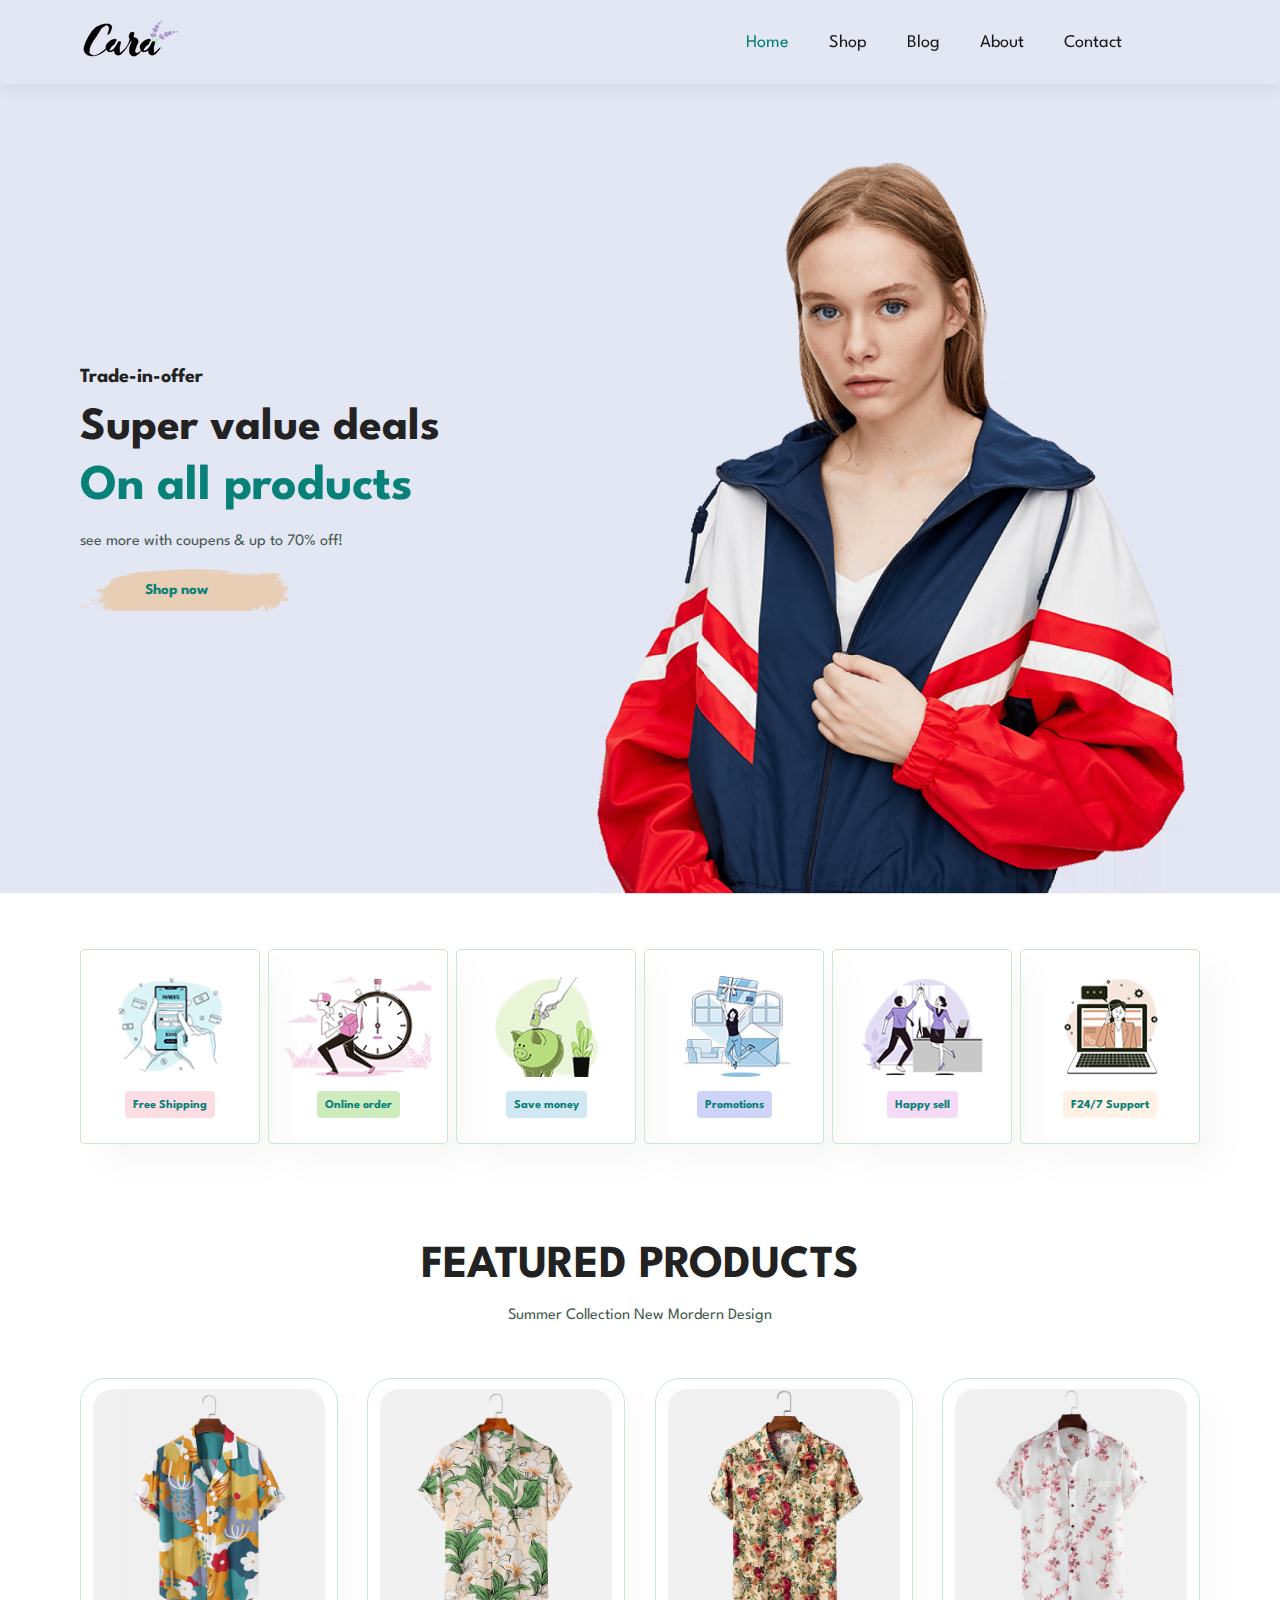
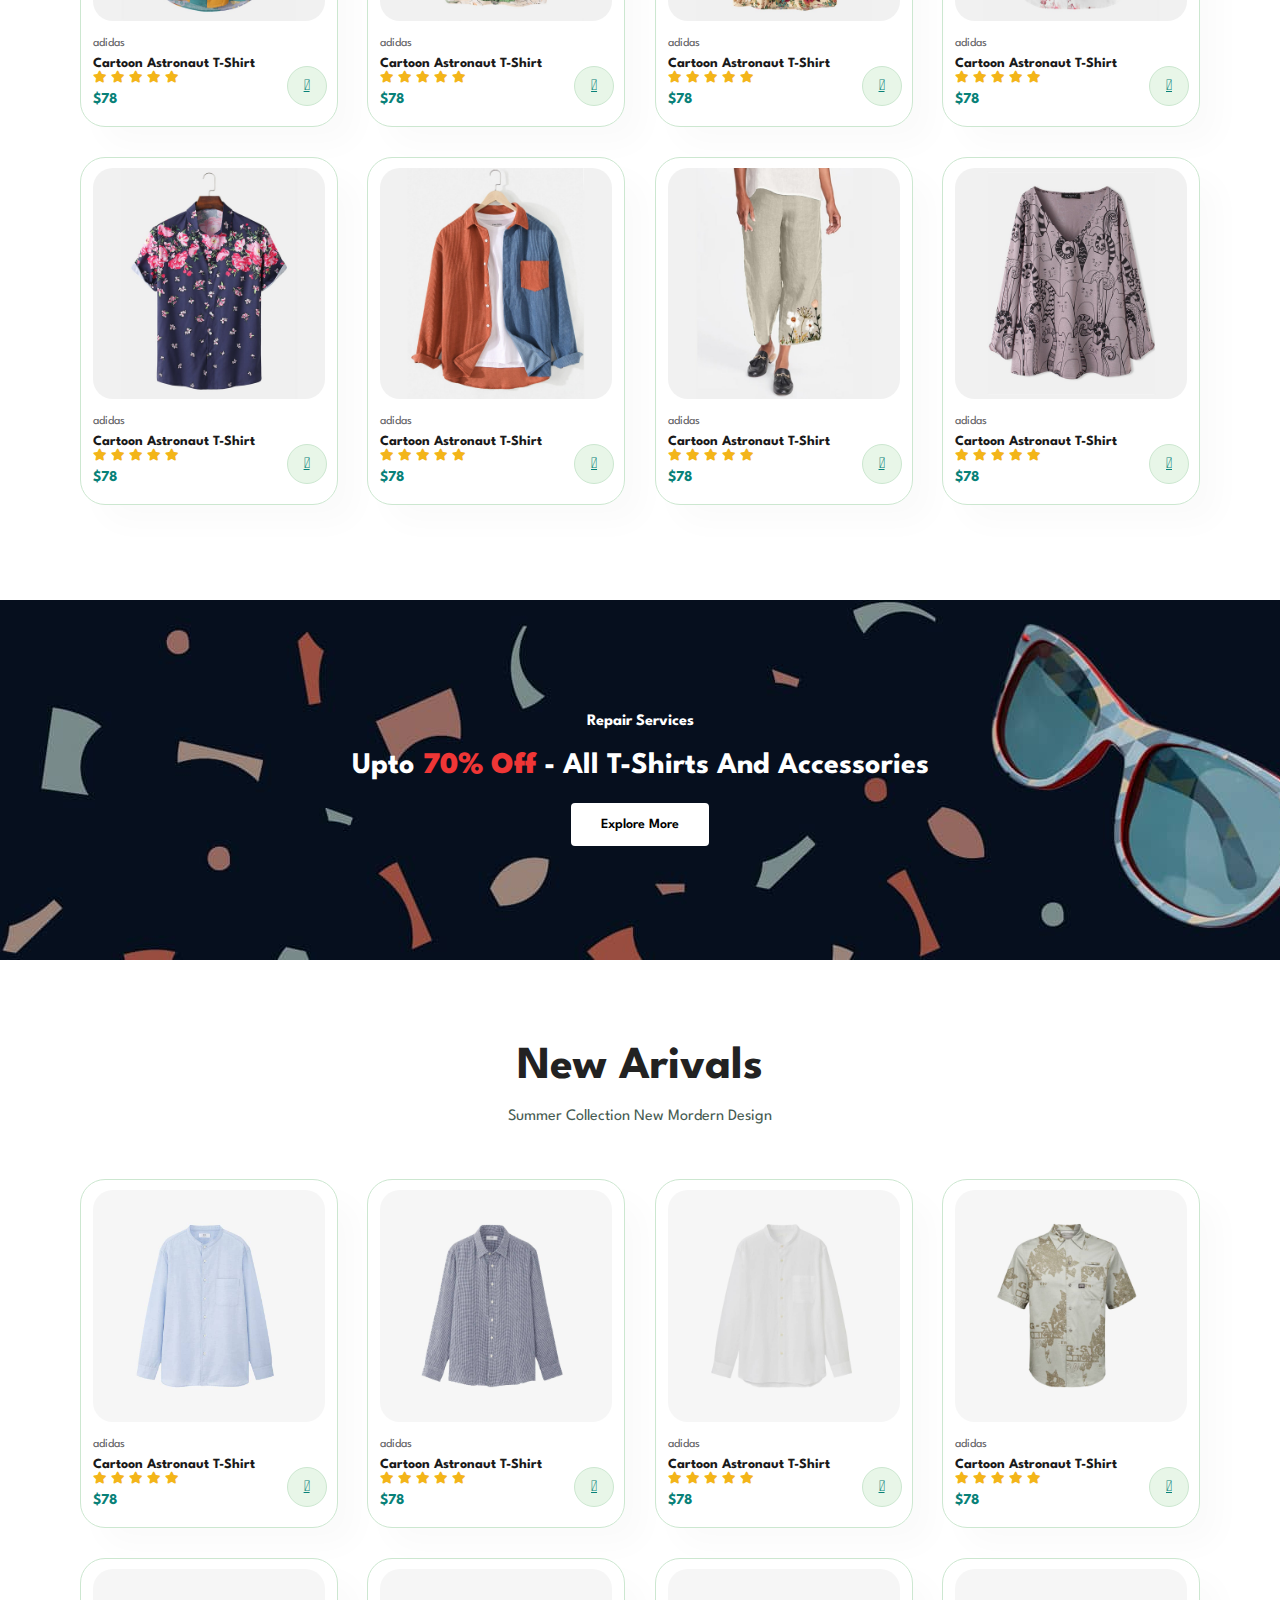
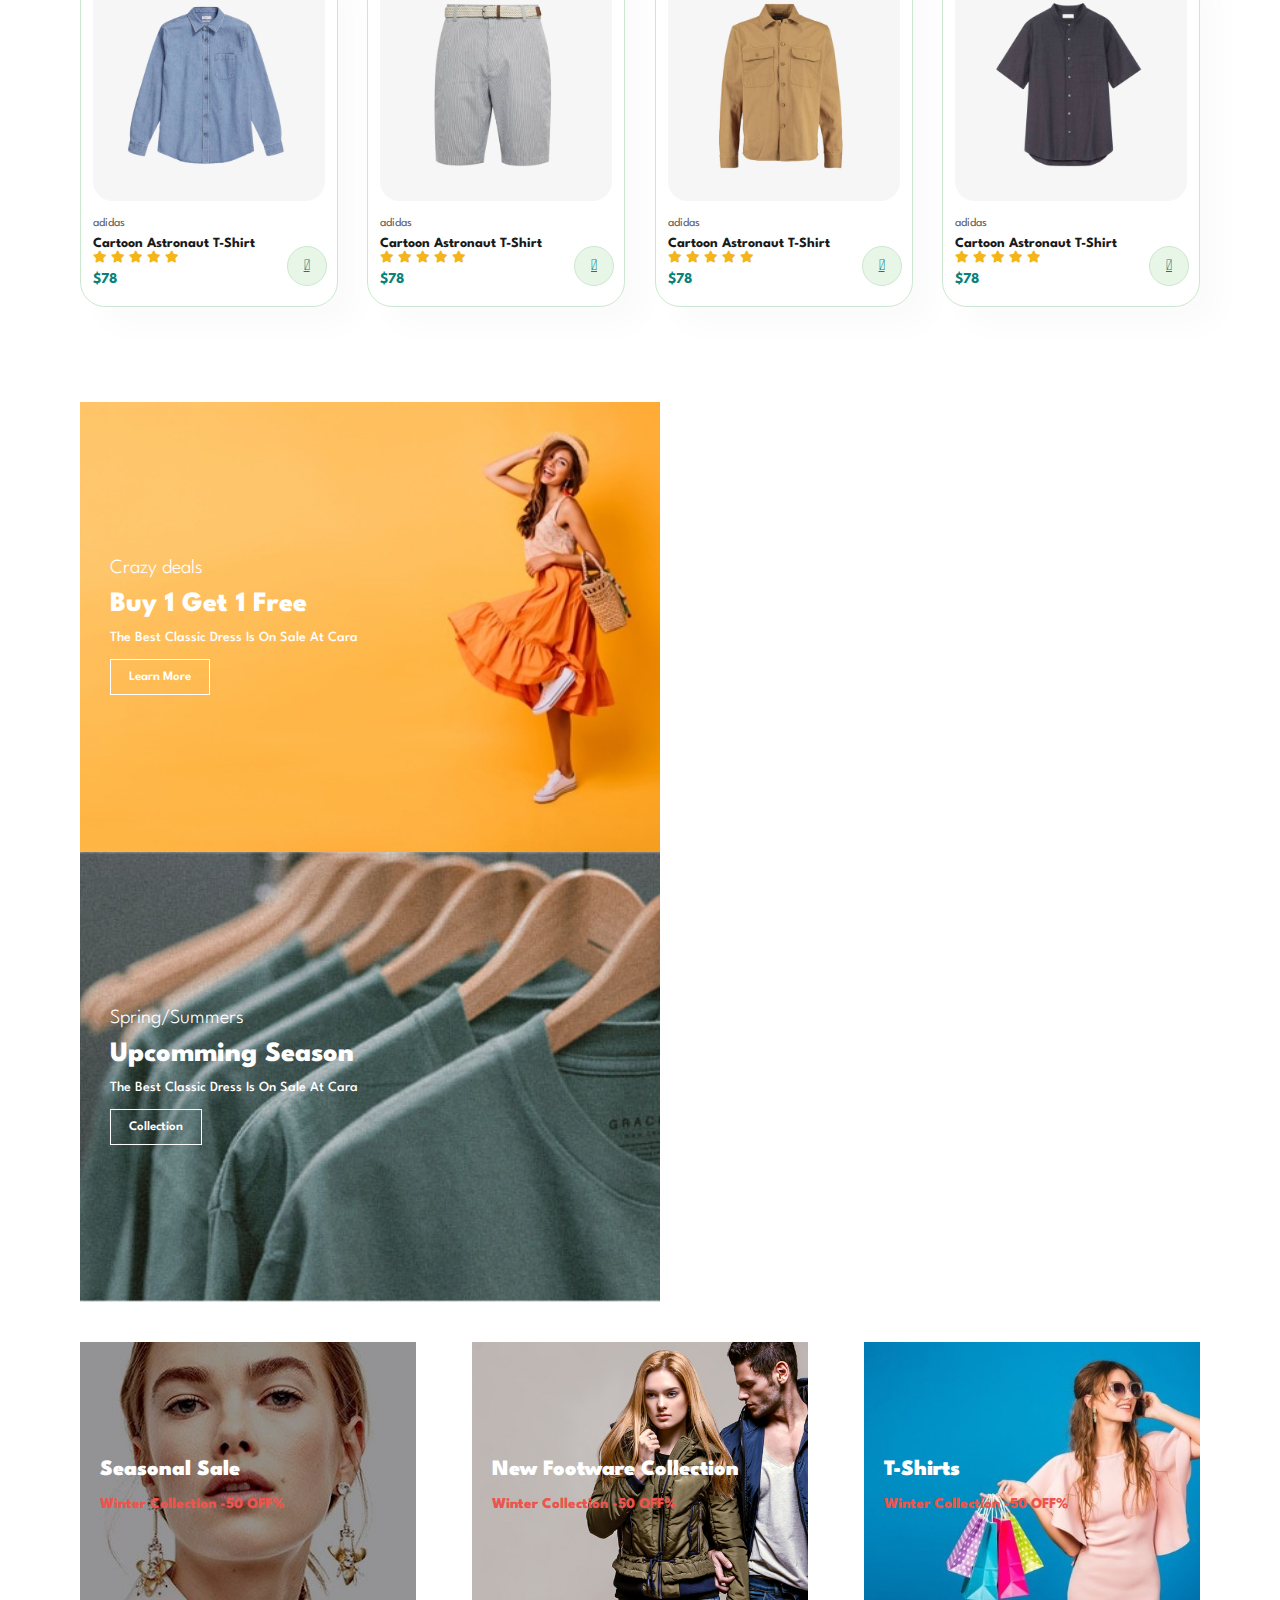
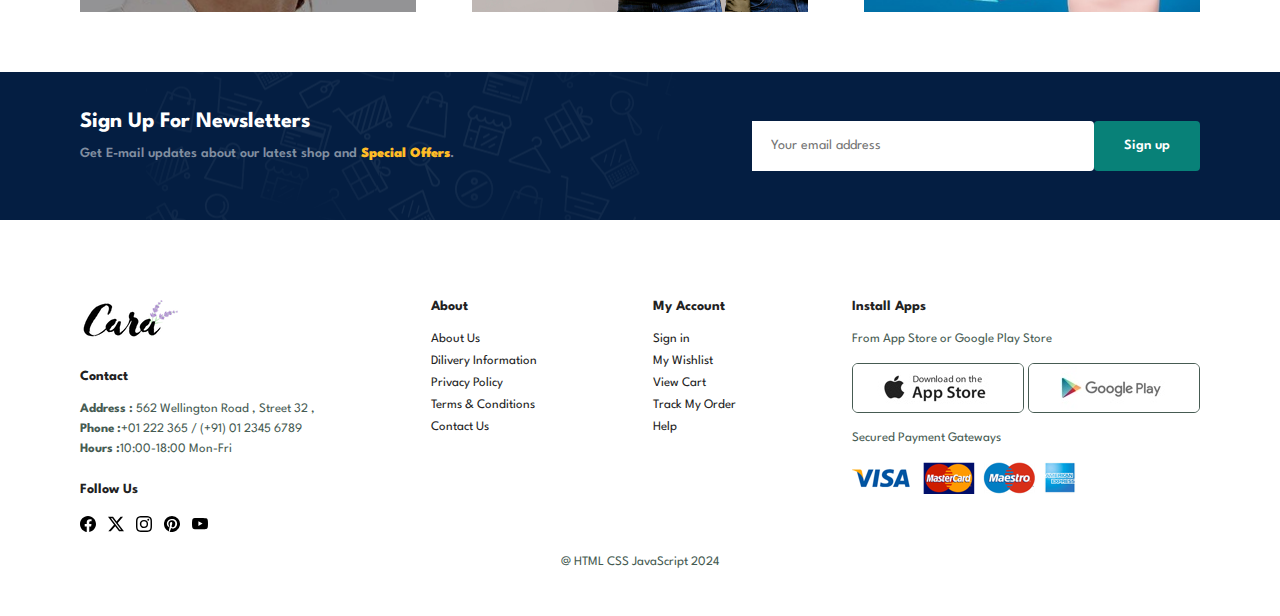
<file: index.html>
<!DOCTYPE html>
<html lang="en">
  <head>
    <meta charset="UTF-8" />
    <meta name="viewport" content="width=device-width, initial-scale=1.0" />
    <meta content="width=device-width, initial-scale=1" name="viewport" />

    <link rel="preconnect" href="https://fonts.googleapis.com" />
    <link rel="preconnect" href="https://fonts.gstatic.com" crossorigin />
    <link
      href="https://fonts.googleapis.com/css2?family=Bebas+Neue&family=Caveat+Brush&family=Libre+Baskerville:ital,wght@0,400;0,700;1,400&family=Noto+Sans:ital,wght@0,100..900;1,100..900&display=swap"
      rel="stylesheet"
    />
    <link
      rel="stylesheet"
      href="https://pro.fontawesome.com/releases/v5.10.0/css/all.css"
    />
    <link rel="stylesheet" href="./style.css" />
    <title>Ecommerce Website</title>
  </head>
  <body>
    <section id="header">
      <a href="#"><img src="./img/logo.png" alt="logo" class="logo" /></a>
      <div>
        <ul id="navbar">
          <li><a class="active" href="./index.html">Home</a></li>
          <li><a href="./shop.html">Shop</a></li>
          <li><a href="./blog.html">Blog</a></li>
          <li><a href="./about.html">About</a></li>
          <li><a href="./contact.html">Contact</a></li>
          <li id="lg-bag">
            <a href="./cart.html"><i class="far fa-shopping-bag"></i></a>
          </li>
          <a href="#" id="close"><i class="fas fa-times"></i></a>
        </ul>
      </div>
      <div id="mobile">
        <a href="./cart.html"> <i class="far fa-shopping-bag"></i></a>
        <i id="bar" class="fas fa-outdent"></i>
      </div>
    </section>
    <!--
    
  -->
    <section id="hero">
      <h4>Trade-in-offer</h4>
      <h2>Super value deals</h2>
      <h1>On all products</h1>

      <p>see more with coupens & up to 70% off!</p>
      <button>Shop now</button>
    </section>
    <!--

  -->
    <section id="features" class="section-p1">
      <div class="fe-box">
        <img src="./img/features/f1.png" alt="" />
        <h6>Free Shipping</h6>
      </div>

      <div class="fe-box">
        <img src="./img/features/f2.png" alt="" />
        <h6>Online order</h6>
      </div>

      <div class="fe-box">
        <img src="./img/features/f3.png" alt="" />
        <h6>Save money</h6>
      </div>

      <div class="fe-box">
        <img src="./img/features/f4.png" alt="" />
        <h6>Promotions</h6>
      </div>

      <div class="fe-box">
        <img src="./img/features/f5.png" alt="" />
        <h6>Happy sell</h6>
      </div>

      <div class="fe-box">
        <img src="./img/features/f6.png" alt="" />
        <h6>F24/7 Support</h6>
      </div>
    </section>
    <!--

  -->
    <section id="product-1" class="section-p1">
      <h2>FEATURED PRODUCTS</h2>
      <p>Summer Collection New Mordern Design</p>
      <div class="pro-container">
        <div class="pro">
          <img src="./img/products/f1.jpg" alt="" />
          <div class="des">
            <span>adidas</span>
            <h5>Cartoon Astronaut T-Shirt</h5>
            <div class="stars">
              <i class="fas fa-star"></i>
              <i class="fas fa-star"></i>
              <i class="fas fa-star"></i>
              <i class="fas fa-star"></i>
              <i class="fas fa-star"></i>
            </div>
            <h4>$78</h4>
          </div>
          <a href="#" class="fal fa-shopping-cart cart"></a>
        </div>

        <div class="pro">
          <img src="./img/products/f2.jpg" alt="" />
          <div class="des">
            <span>adidas</span>
            <h5>Cartoon Astronaut T-Shirt</h5>
            <div class="stars">
              <i class="fas fa-star"></i>
              <i class="fas fa-star"></i>
              <i class="fas fa-star"></i>
              <i class="fas fa-star"></i>
              <i class="fas fa-star"></i>
            </div>
            <h4>$78</h4>
          </div>
          <a href="#" class="fal fa-shopping-cart cart"></a>
        </div>

        <div class="pro">
          <img src="./img/products/f3.jpg" alt="" />
          <div class="des">
            <span>adidas</span>
            <h5>Cartoon Astronaut T-Shirt</h5>
            <div class="stars">
              <i class="fas fa-star"></i>
              <i class="fas fa-star"></i>
              <i class="fas fa-star"></i>
              <i class="fas fa-star"></i>
              <i class="fas fa-star"></i>
            </div>
            <h4>$78</h4>
          </div>
          <a href="#" class="fal fa-shopping-cart cart"></a>
        </div>

        <div class="pro">
          <img src="./img/products/f4.jpg" alt="" />
          <div class="des">
            <span>adidas</span>
            <h5>Cartoon Astronaut T-Shirt</h5>
            <div class="stars">
              <i class="fas fa-star"></i>
              <i class="fas fa-star"></i>
              <i class="fas fa-star"></i>
              <i class="fas fa-star"></i>
              <i class="fas fa-star"></i>
            </div>
            <h4>$78</h4>
          </div>
          <a href="#" class="fal fa-shopping-cart cart"></a>
        </div>

        <div class="pro">
          <img src="./img/products/f5.jpg" alt="" />
          <div class="des">
            <span>adidas</span>
            <h5>Cartoon Astronaut T-Shirt</h5>
            <div class="stars">
              <i class="fas fa-star"></i>
              <i class="fas fa-star"></i>
              <i class="fas fa-star"></i>
              <i class="fas fa-star"></i>
              <i class="fas fa-star"></i>
            </div>
            <h4>$78</h4>
          </div>
          <a href="#" class="fal fa-shopping-cart cart"></a>
        </div>

        <div class="pro">
          <img src="./img/products/f6.jpg" alt="" />
          <div class="des">
            <span>adidas</span>
            <h5>Cartoon Astronaut T-Shirt</h5>
            <div class="stars">
              <i class="fas fa-star"></i>
              <i class="fas fa-star"></i>
              <i class="fas fa-star"></i>
              <i class="fas fa-star"></i>
              <i class="fas fa-star"></i>
            </div>
            <h4>$78</h4>
          </div>
          <a href="#" class="fal fa-shopping-cart cart"></a>
        </div>

        <div class="pro">
          <img src="./img/products/f7.jpg" alt="" />
          <div class="des">
            <span>adidas</span>
            <h5>Cartoon Astronaut T-Shirt</h5>
            <div class="stars">
              <i class="fas fa-star"></i>
              <i class="fas fa-star"></i>
              <i class="fas fa-star"></i>
              <i class="fas fa-star"></i>
              <i class="fas fa-star"></i>
            </div>
            <h4>$78</h4>
          </div>
          <a href="#" class="fal fa-shopping-cart cart"></a>
        </div>

        <div class="pro">
          <img src="./img/products/f8.jpg" alt="" />
          <div class="des">
            <span>adidas</span>
            <h5>Cartoon Astronaut T-Shirt</h5>
            <div class="stars">
              <i class="fas fa-star"></i>
              <i class="fas fa-star"></i>
              <i class="fas fa-star"></i>
              <i class="fas fa-star"></i>
              <i class="fas fa-star"></i>
            </div>
            <h4>$78</h4>
          </div>
          <a href="#" class="fal fa-shopping-cart cart"></a>
        </div>
      </div>
    </section>
    <!--

  -->
    <section id="banner" class="section-m1">
      <h4>Repair Services</h4>
      <h2>Upto <b>70% Off</b> - All T-Shirts And Accessories</h2>
      <button class="normal">Explore More</button>
    </section>

    <!--

  -->
    <section id="product-1" class="section-p1">
      <h2>New Arivals</h2>
      <p>Summer Collection New Mordern Design</p>
      <div class="pro-container">
        <div class="pro">
          <img src="./img/products/n1.jpg" alt="" />
          <div class="des">
            <span>adidas</span>
            <h5>Cartoon Astronaut T-Shirt</h5>
            <div class="stars">
              <i class="fas fa-star"></i>
              <i class="fas fa-star"></i>
              <i class="fas fa-star"></i>
              <i class="fas fa-star"></i>
              <i class="fas fa-star"></i>
            </div>
            <h4>$78</h4>
          </div>
          <a href="#" class="fal fa-shopping-cart cart"></a>
        </div>

        <div class="pro">
          <img src="./img/products/n2.jpg" alt="" />
          <div class="des">
            <span>adidas</span>
            <h5>Cartoon Astronaut T-Shirt</h5>
            <div class="stars">
              <i class="fas fa-star"></i>
              <i class="fas fa-star"></i>
              <i class="fas fa-star"></i>
              <i class="fas fa-star"></i>
              <i class="fas fa-star"></i>
            </div>
            <h4>$78</h4>
          </div>
          <a href="#" class="fal fa-shopping-cart cart"></a>
        </div>

        <div class="pro">
          <img src="./img/products/n3.jpg" alt="" />
          <div class="des">
            <span>adidas</span>
            <h5>Cartoon Astronaut T-Shirt</h5>
            <div class="stars">
              <i class="fas fa-star"></i>
              <i class="fas fa-star"></i>
              <i class="fas fa-star"></i>
              <i class="fas fa-star"></i>
              <i class="fas fa-star"></i>
            </div>
            <h4>$78</h4>
          </div>
          <a href="#" class="fal fa-shopping-cart cart"></a>
        </div>

        <div class="pro">
          <img src="./img/products/n4.jpg" alt="" />
          <div class="des">
            <span>adidas</span>
            <h5>Cartoon Astronaut T-Shirt</h5>
            <div class="stars">
              <i class="fas fa-star"></i>
              <i class="fas fa-star"></i>
              <i class="fas fa-star"></i>
              <i class="fas fa-star"></i>
              <i class="fas fa-star"></i>
            </div>
            <h4>$78</h4>
          </div>
          <a href="#" class="fal fa-shopping-cart cart"></a>
        </div>

        <div class="pro">
          <img src="./img/products/n5.jpg" alt="" />
          <div class="des">
            <span>adidas</span>
            <h5>Cartoon Astronaut T-Shirt</h5>
            <div class="stars">
              <i class="fas fa-star"></i>
              <i class="fas fa-star"></i>
              <i class="fas fa-star"></i>
              <i class="fas fa-star"></i>
              <i class="fas fa-star"></i>
            </div>
            <h4>$78</h4>
          </div>
          <a href="#" class="fal fa-shopping-cart cart"></a>
        </div>

        <div class="pro">
          <img src="./img/products/n6.jpg" alt="" />
          <div class="des">
            <span>adidas</span>
            <h5>Cartoon Astronaut T-Shirt</h5>
            <div class="stars">
              <i class="fas fa-star"></i>
              <i class="fas fa-star"></i>
              <i class="fas fa-star"></i>
              <i class="fas fa-star"></i>
              <i class="fas fa-star"></i>
            </div>
            <h4>$78</h4>
          </div>
          <a href="#" class="fal fa-shopping-cart cart"></a>
        </div>

        <div class="pro">
          <img src="./img/products/n7.jpg" alt="" />
          <div class="des">
            <span>adidas</span>
            <h5>Cartoon Astronaut T-Shirt</h5>
            <div class="stars">
              <i class="fas fa-star"></i>
              <i class="fas fa-star"></i>
              <i class="fas fa-star"></i>
              <i class="fas fa-star"></i>
              <i class="fas fa-star"></i>
            </div>
            <h4>$78</h4>
          </div>
          <a href="#" class="fal fa-shopping-cart cart"></a>
        </div>

        <div class="pro">
          <img src="./img/products/n8.jpg" alt="" />
          <div class="des">
            <span>adidas</span>
            <h5>Cartoon Astronaut T-Shirt</h5>
            <div class="stars">
              <i class="fas fa-star"></i>
              <i class="fas fa-star"></i>
              <i class="fas fa-star"></i>
              <i class="fas fa-star"></i>
              <i class="fas fa-star"></i>
            </div>
            <h4>$78</h4>
          </div>
          <a href="#" class="fal fa-shopping-cart cart"></a>
        </div>
      </div>
    </section>

    <!--

  -->
    <section id="sm-banner" class="section-p1">
      <div class="banner-box">
        <h4>Crazy deals</h4>
        <h2>Buy 1 Get 1 Free</h2>
        <b>The Best Classic Dress Is On Sale At Cara</b>
        <button class="white">Learn More</button>
      </div>
      <div class="banner-box banner-box2">
        <h4>Spring/Summers</h4>
        <h2>Upcomming Season</h2>
        <b>The Best Classic Dress Is On Sale At Cara</b>
        <button class="white">Collection</button>
      </div>
    </section>
    <!--

  -->
    <section id="banner-3">
      <div class="banner-box">
        <h2>Seasonal Sale</h2>
        <h3>Winter Collection -50 OFF%</h3>
      </div>
      <div class="banner-box banner-box-2">
        <h2>New Footware Collection</h2>
        <h3>Winter Collection -50 OFF%</h3>
      </div>
      <div class="banner-box banner-box-3">
        <h2>T-Shirts</h2>
        <h3>Winter Collection -50 OFF%</h3>
      </div>
    </section>
    <!--

  -->
    <section id="newsletter" class="section-p1 section-m1">
      <div class="newstext">
        <h4>Sign Up For Newsletters</h4>
        <p>
          Get E-mail updates about our latest shop and <b>Special Offers</b>.
        </p>
      </div>
      <div class="form">
        <input type="text" placeholder="Your email address" />
        <button class="normal">Sign up</button>
      </div>
    </section>
    <!--

  -->
    <footer class="section-p1">
      <div class="col">
        <img class="logo" src="./img/logo.png" alt="" />
        <h4>Contact</h4>
        <p><b>Address :</b> 562 Wellington Road , Street 32 ,</p>
        <p><b>Phone :</b>+01 222 365 / (+91) 01 2345 6789</p>
        <p><b>Hours :</b>10:00-18:00 Mon-Fri</p>
        <div class="follow">
          <h4>Follow Us</h4>
          <div class="icon">
            <img src="./facebook.svg" alt="facebook" />
            <img src="./twitter-x.svg" alt="twitter-x" />
            <img src="./instagram.svg" alt="instagram" />
            <img src="./pinterest.svg" alt="pinterest" />
            <img src="./youtube.svg" alt="youtube" />
          </div>
        </div>
      </div>

      <div class="col">
        <h4>About</h4>
        <a href="#">About Us</a>
        <a href="#">Dilivery Information</a>
        <a href="#">Privacy Policy</a>
        <a href="#">Terms & Conditions</a>
        <a href="#">Contact Us</a>
      </div>

      <div class="col">
        <h4>My Account</h4>
        <a href="#">Sign in</a>
        <a href="#">My Wishlist</a>
        <a href="#">View Cart</a>
        <a href="#">Track My Order</a>
        <a href="#">Help</a>
      </div>

      <div class="col install">
        <h4>Install Apps</h4>
        <p>From App Store or Google Play Store</p>
        <div class="row">
          <img src="./img/pay/app.jpg" alt="App Store" />
          <img src="./img/pay/play.jpg" alt="PlayStore" />
        </div>
        <p>Secured Payment Gateways</p>
        <img src="./img/pay/pay.png" alt="Payment" />
      </div>

      <div class="copyright">
        <p>@ HTML CSS JavaScript 2024</p>
      </div>
    </footer>
    <!--

  -->

    <script src="./script.js"></script>
  </body>
</html>
</file>
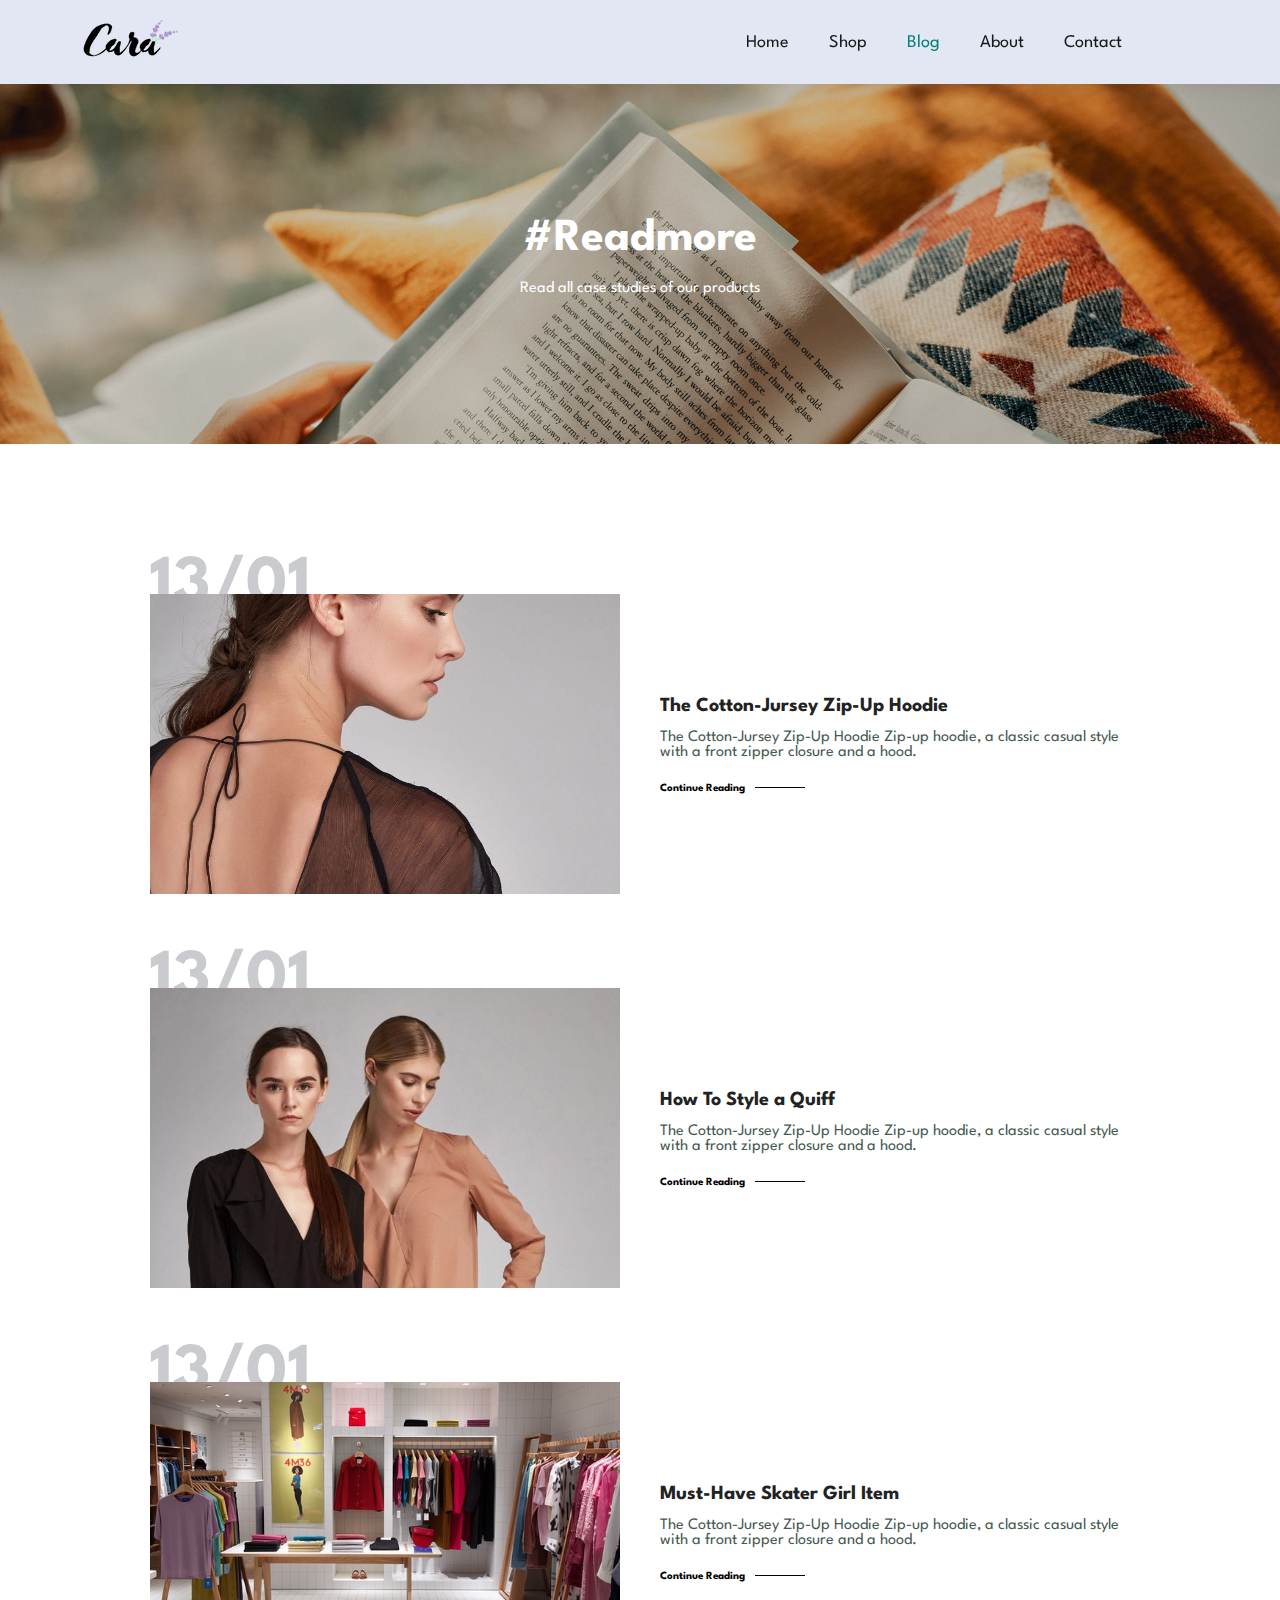
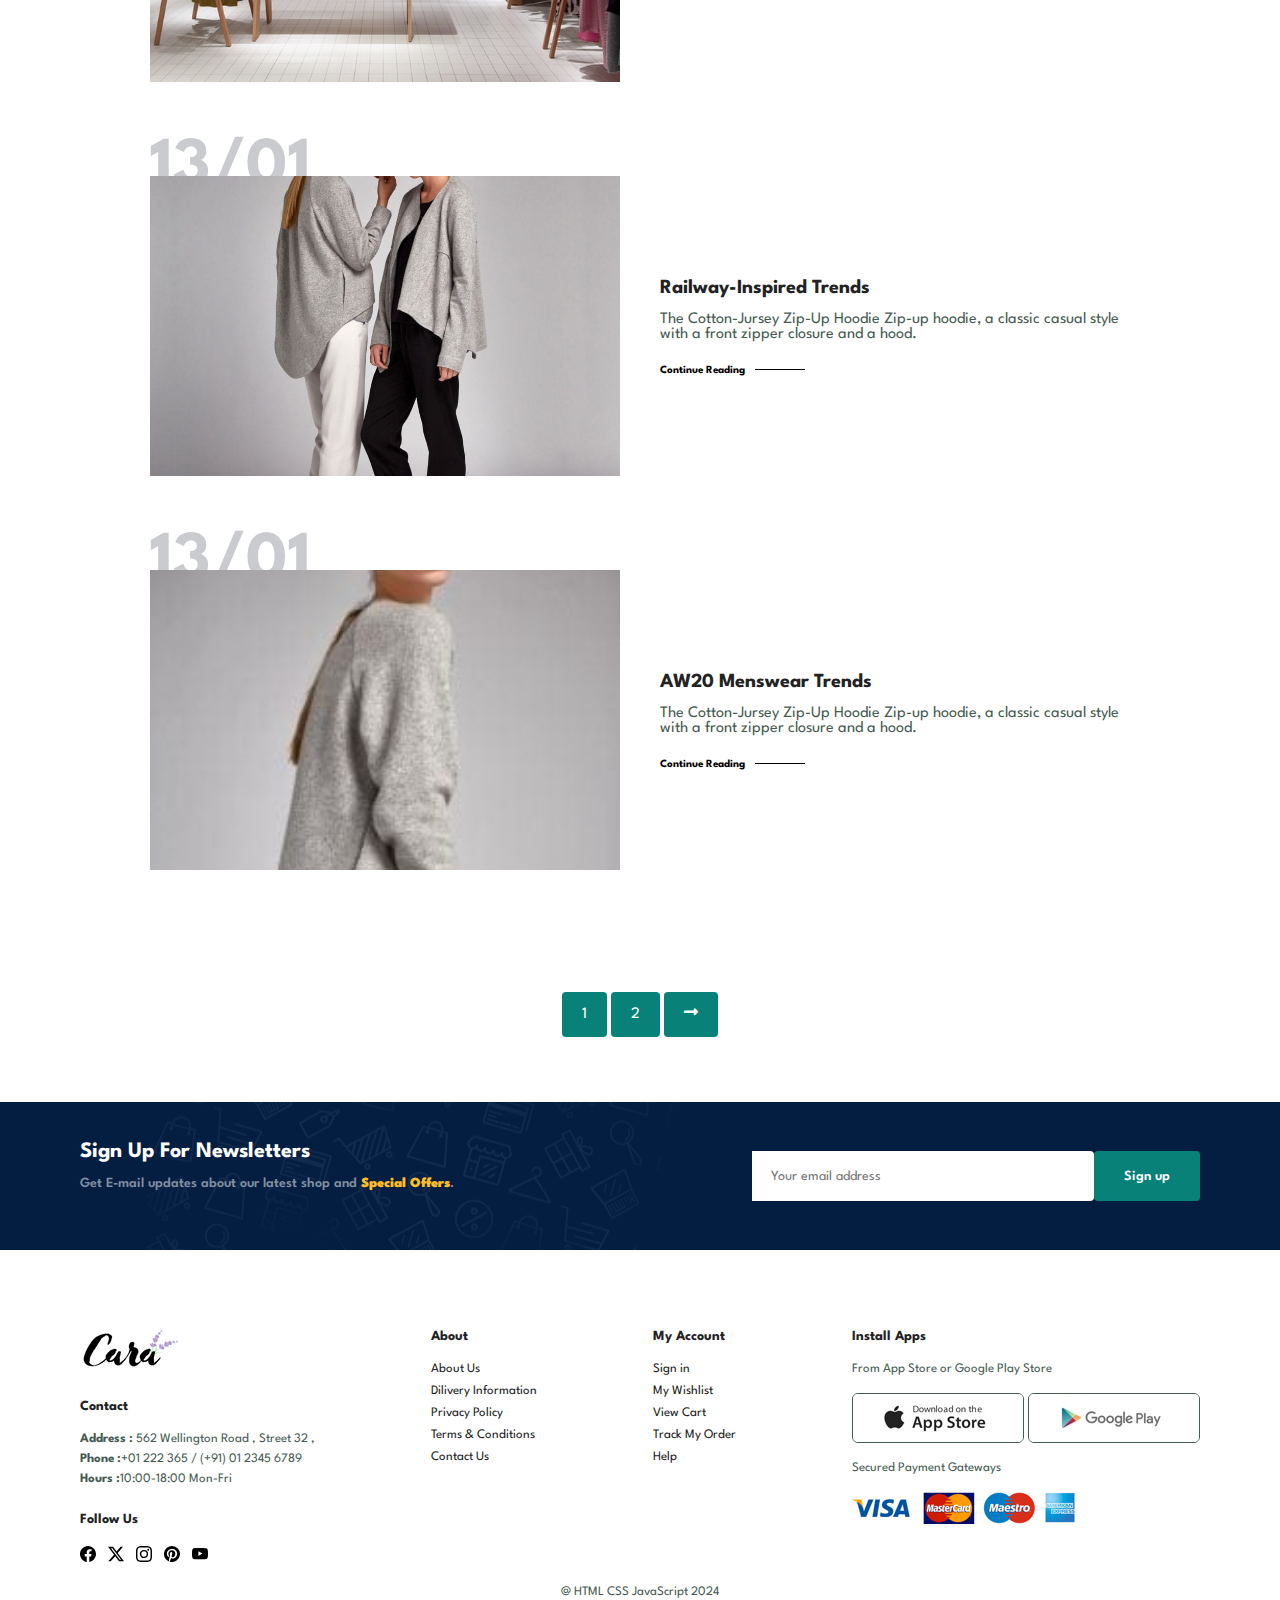
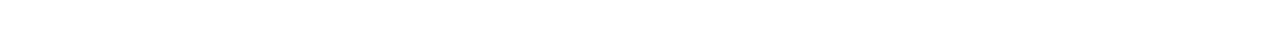
<file: blog.html>
<!DOCTYPE html>
<html lang="en">
  <head>
    <meta charset="UTF-8" />
    <meta name="viewport" content="width=device-width, initial-scale=1.0" />
    <meta content="width=device-width, initial-scale=1" name="viewport" />

    <link rel="preconnect" href="https://fonts.googleapis.com" />
    <link rel="preconnect" href="https://fonts.gstatic.com" crossorigin />
    <link
      href="https://fonts.googleapis.com/css2?family=Bebas+Neue&family=Caveat+Brush&family=Libre+Baskerville:ital,wght@0,400;0,700;1,400&family=Noto+Sans:ital,wght@0,100..900;1,100..900&display=swap"
      rel="stylesheet"
    />
    <link
      rel="stylesheet"
      href="https://pro.fontawesome.com/releases/v5.10.0/css/all.css"
    />
    <link rel="stylesheet" href="./style.css" />
    <title>Blogs</title>
  </head>
  <body>
    <section id="header">
      <a href="#"><img src="./img/logo.png" alt="logo" class="logo" /></a>
      <div>
        <ul id="navbar">
          <li><a href="./index.html">Home</a></li>
          <li><a href="./shop.html">Shop</a></li>
          <li><a class="active" href="./blog.html">Blog</a></li>
          <li><a href="./about.html">About</a></li>
          <li><a href="./contact.html">Contact</a></li>
          <li id="lg-bag">
            <a href="./cart.html"><i class="far fa-shopping-bag"></i></a>
          </li>
          <a href="#" id="close"><i class="fas fa-times"></i></a>
        </ul>
      </div>
      <div id="mobile">
        <a href="./cart.html"> <i class="far fa-shopping-bag"></i></a>
        <i id="bar" class="fas fa-outdent"></i>
      </div>
    </section>
    <!--
    
  -->
    <section id="page-header" class="blog-header">
      <h2>#Readmore</h2>
      <p>Read all case studies of our products</p>
    </section>
    <!--


  -->
    <section id="blog">
      <div class="blog-box">
        <div class="blog-img">
          <img src="./img/blog/b1.jpg" alt="" />
        </div>
        <div class="blog-details">
          <h4>The Cotton-Jursey Zip-Up Hoodie</h4>
          <p>
            The Cotton-Jursey Zip-Up Hoodie Zip-up hoodie, a classic casual
            style with a front zipper closure and a hood.
          </p>
          <a href="#">Continue Reading</a>
        </div>
        <h1>13/01</h1>
      </div>
      <div class="blog-box">
        <div class="blog-img">
          <img src="./img/blog/b2.jpg" alt="" />
        </div>
        <div class="blog-details">
          <h4>How To Style a Quiff</h4>
          <p>
            The Cotton-Jursey Zip-Up Hoodie Zip-up hoodie, a classic casual
            style with a front zipper closure and a hood.
          </p>
          <a href="#">Continue Reading</a>
        </div>
        <h1>13/01</h1>
      </div>
      <div class="blog-box">
        <div class="blog-img">
          <img src="./img/blog/b3.jpg" alt="" />
        </div>
        <div class="blog-details">
          <h4>Must-Have Skater Girl Item</h4>
          <p>
            The Cotton-Jursey Zip-Up Hoodie Zip-up hoodie, a classic casual
            style with a front zipper closure and a hood.
          </p>
          <a href="#">Continue Reading</a>
        </div>
        <h1>13/01</h1>
      </div>
      <div class="blog-box">
        <div class="blog-img">
          <img src="./img/blog/b4.jpg" alt="" />
        </div>
        <div class="blog-details">
          <h4>Railway-Inspired Trends</h4>
          <p>
            The Cotton-Jursey Zip-Up Hoodie Zip-up hoodie, a classic casual
            style with a front zipper closure and a hood.
          </p>
          <a href="#">Continue Reading</a>
        </div>
        <h1>13/01</h1>
      </div>
      <div class="blog-box">
        <div class="blog-img">
          <img src="./img/blog/b5.jpg" alt="" />
        </div>
        <div class="blog-details">
          <h4>AW20 Menswear Trends</h4>
          <p>
            The Cotton-Jursey Zip-Up Hoodie Zip-up hoodie, a classic casual
            style with a front zipper closure and a hood.
          </p>
          <a href="#">Continue Reading</a>
        </div>
        <h1>13/01</h1>
      </div>
    </section>

    <!--

  -->
    <section id="pagination" class="section-p1">
      <a href="#">1</a>
      <a href="#">2</a>
      <a href="#"><i class="fas fa-long-arrow-alt-right"></i></a>
    </section>
    <!--

  -->
    <section id="newsletter" class="section-p1 section-m1">
      <div class="newstext">
        <h4>Sign Up For Newsletters</h4>
        <p>
          Get E-mail updates about our latest shop and <b>Special Offers</b>.
        </p>
      </div>
      <div class="form">
        <input type="text" placeholder="Your email address" />
        <button class="normal">Sign up</button>
      </div>
    </section>
    <!--

  -->
    <footer class="section-p1">
      <div class="col">
        <img class="logo" src="./img/logo.png" alt="" />
        <h4>Contact</h4>
        <p><b>Address :</b> 562 Wellington Road , Street 32 ,</p>
        <p><b>Phone :</b>+01 222 365 / (+91) 01 2345 6789</p>
        <p><b>Hours :</b>10:00-18:00 Mon-Fri</p>
        <div class="follow">
          <h4>Follow Us</h4>
          <div class="icon">
            <img src="./facebook.svg" alt="facebook" />
            <img src="./twitter-x.svg" alt="twitter-x" />
            <img src="./instagram.svg" alt="instagram" />
            <img src="./pinterest.svg" alt="pinterest" />
            <img src="./youtube.svg" alt="youtube" />
          </div>
        </div>
      </div>

      <div class="col">
        <h4>About</h4>
        <a href="#">About Us</a>
        <a href="#">Dilivery Information</a>
        <a href="#">Privacy Policy</a>
        <a href="#">Terms & Conditions</a>
        <a href="#">Contact Us</a>
      </div>

      <div class="col">
        <h4>My Account</h4>
        <a href="#">Sign in</a>
        <a href="#">My Wishlist</a>
        <a href="#">View Cart</a>
        <a href="#">Track My Order</a>
        <a href="#">Help</a>
      </div>

      <div class="col install">
        <h4>Install Apps</h4>
        <p>From App Store or Google Play Store</p>
        <div class="row">
          <img src="./img/pay/app.jpg" alt="App Store" />
          <img src="./img/pay/play.jpg" alt="PlayStore" />
        </div>
        <p>Secured Payment Gateways</p>
        <img src="./img/pay/pay.png" alt="Payment" />
      </div>

      <div class="copyright">
        <p>@ HTML CSS JavaScript 2024</p>
      </div>
    </footer>
    <!--

  -->

    <script src="./script.js"></script>
  </body>
</html>
</file>
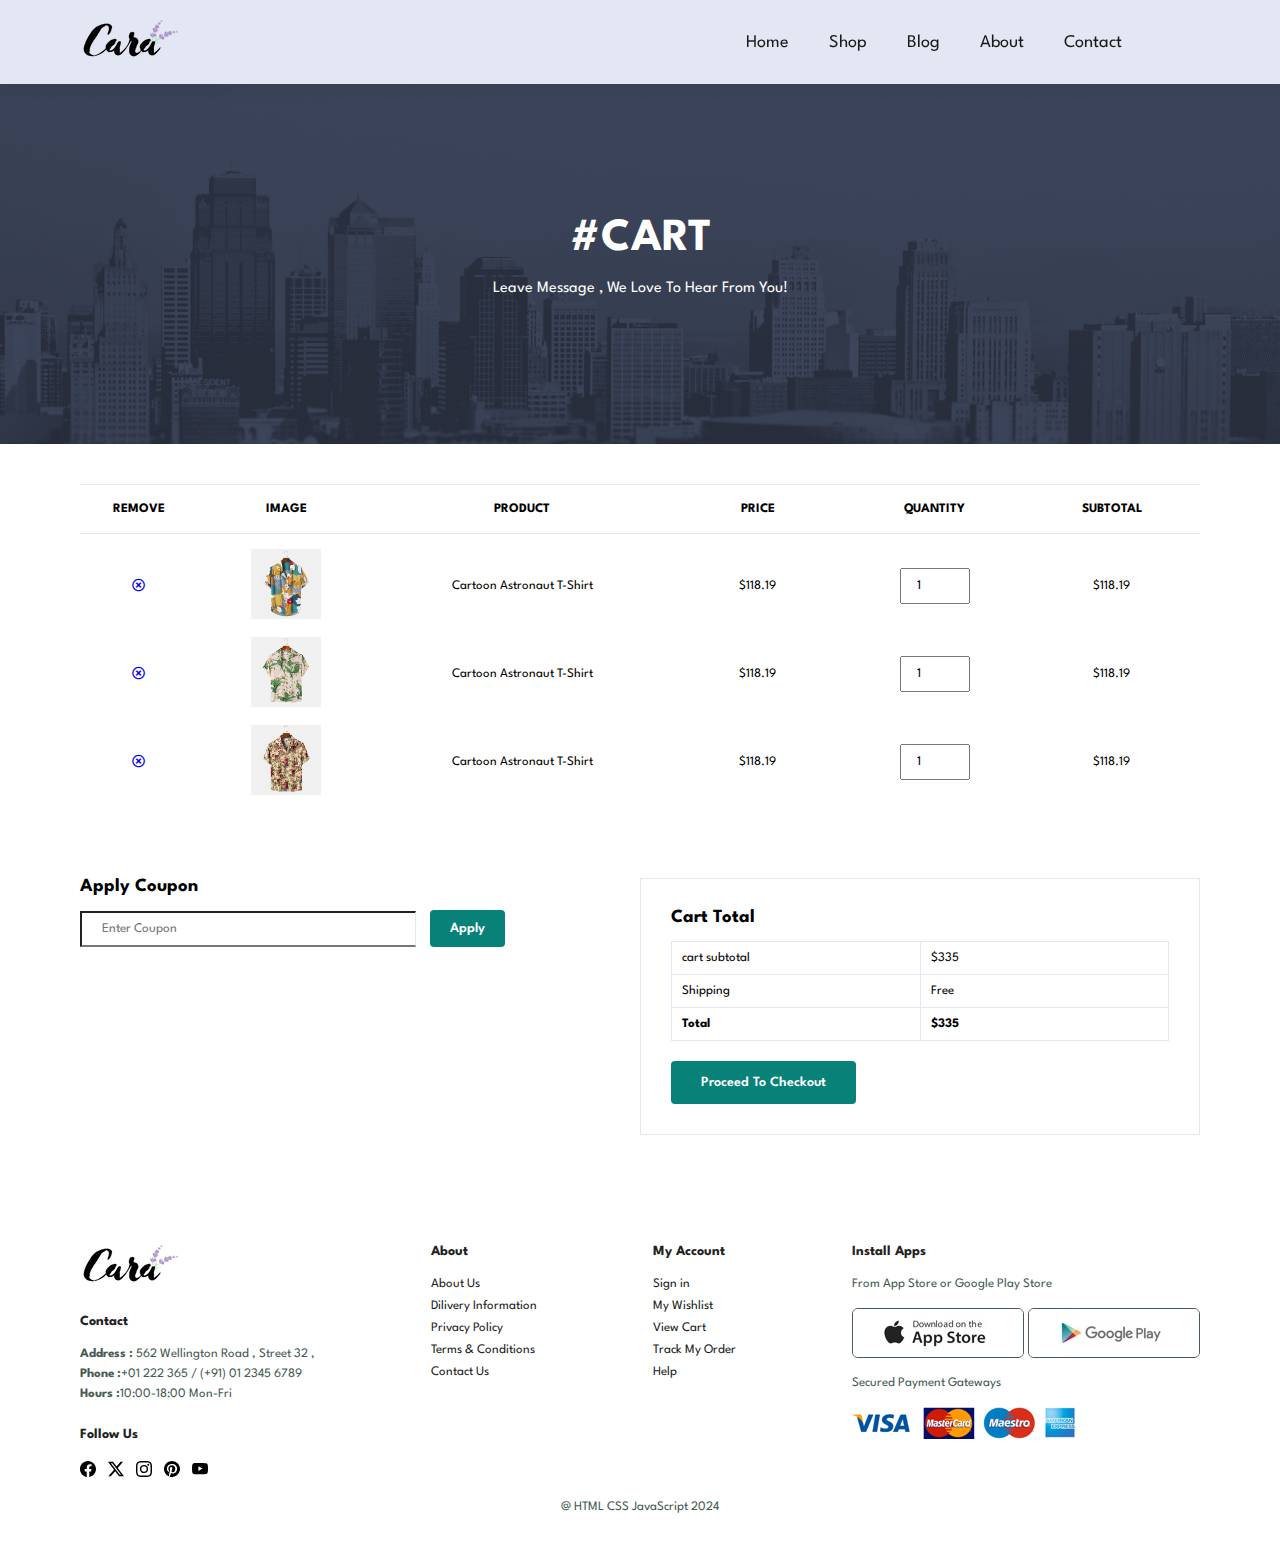
<file: cart.html>
<!DOCTYPE html>
<html lang="en">
  <head>
    <meta charset="UTF-8" />
    <meta name="viewport" content="width=device-width, initial-scale=1.0" />

    <link rel="preconnect" href="https://fonts.googleapis.com" />
    <link rel="preconnect" href="https://fonts.gstatic.com" crossorigin />
    <link
      href="https://fonts.googleapis.com/css2?family=Bebas+Neue&family=Caveat+Brush&family=Libre+Baskerville:ital,wght@0,400;0,700;1,400&family=Noto+Sans:ital,wght@0,100..900;1,100..900&display=swap"
      rel="stylesheet"
    />
    <link
      rel="stylesheet"
      href="https://pro.fontawesome.com/releases/v5.10.0/css/all.css"
    />
    <link rel="stylesheet" href="./style.css" />
    <title>cart</title>
  </head>
  <body>
    <section id="header">
      <a href="#"><img src="./img/logo.png" alt="logo" class="logo" /></a>
      <div>
        <ul id="navbar">
          <li><a href="./index.html">Home</a></li>
          <li><a href="./shop.html">Shop</a></li>
          <li><a href="./blog.html">Blog</a></li>
          <li><a href="./about.html">About</a></li>
          <li><a href="./contact.html">Contact</a></li>
          <li id="lg-bag">
            <a class="active" href="./cart.html"
              ><i class="far fa-shopping-bag"></i
            ></a>
          </li>
          <a href="#" id="close"><i class="fas fa-times"></i></a>
        </ul>
      </div>
      <div id="mobile">
        <a href="./cart.html"> <i class="far fa-shopping-bag"></i></a>
        <i id="bar" class="fas fa-outdent"></i>
      </div>
    </section>
    <!--
    
  -->
    <section id="page-header" class="about-header">
      <h2>#CART</h2>
      <p>Leave Message , We Love To Hear From You!</p>
    </section>
    <!--


    -->
    <section id="cart" class="section-p1">
      <table width="100%">
        <thead>
          <tr>
            <td>REMOVE</td>
            <td>IMAGE</td>
            <td>PRODUCT</td>
            <td>PRICE</td>
            <td>QUANTITY</td>
            <td>SUBTOTAL</td>
          </tr>
        </thead>
        <tbody>
          <tr>
            <td>
              <a href="#"><i class="far fa-times-circle"></i></a>
            </td>
            <td>
              <img src="./img/products/f1.jpg" alt="" />
            </td>
            <td>Cartoon Astronaut T-Shirt</td>
            <td>$118.19</td>
            <td>
              <input type="number" value="1" />
            </td>
            <td>$118.19</td>
          </tr>
          <tr>
            <td>
              <a href="#"><i class="far fa-times-circle"></i></a>
            </td>
            <td>
              <img src="./img/products/f2.jpg" alt="" />
            </td>
            <td>Cartoon Astronaut T-Shirt</td>
            <td>$118.19</td>
            <td>
              <input type="number" value="1" />
            </td>
            <td>$118.19</td>
          </tr>
          <tr>
            <td>
              <a href="#"><i class="far fa-times-circle"></i></a>
            </td>
            <td>
              <img src="./img/products/f3.jpg" alt="" />
            </td>
            <td>Cartoon Astronaut T-Shirt</td>
            <td>$118.19</td>
            <td>
              <input type="number" value="1" />
            </td>
            <td>$118.19</td>
          </tr>
        </tbody>
      </table>
    </section>
    <!--  

    
    -->
    <section id="cart-add" class="section-p1">
      <div id="coupon">
        <h3>Apply Coupon</h3>
        <div>
          <input type="text" placeholder="Enter Coupon" />
          <button class="normal">Apply</button>
        </div>
      </div>

      <div id="subtotal">
        <h3>Cart Total</h3>
        <table>
          <tr>
            <td>cart subtotal</td>
            <td>$335</td>
          </tr>
          <tr>
            <td>Shipping</td>
            <td>Free</td>
          </tr>
          <tr>
            <td>
              <strong>Total</strong>
            </td>
            <td>
              <strong>$335</strong>
            </td>
          </tr>
        </table>
        <button class="normal">Proceed To Checkout</button>
      </div>
    </section>
    <!--  

    
    -->

    <footer class="section-p1">
      <div class="col">
        <img class="logo" src="./img/logo.png" alt="" />
        <h4>Contact</h4>
        <p><b>Address :</b> 562 Wellington Road , Street 32 ,</p>
        <p><b>Phone :</b>+01 222 365 / (+91) 01 2345 6789</p>
        <p><b>Hours :</b>10:00-18:00 Mon-Fri</p>
        <div class="follow">
          <h4>Follow Us</h4>
          <div class="icon">
            <img src="./facebook.svg" alt="facebook" />
            <img src="./twitter-x.svg" alt="twitter-x" />
            <img src="./instagram.svg" alt="instagram" />
            <img src="./pinterest.svg" alt="pinterest" />
            <img src="./youtube.svg" alt="youtube" />
          </div>
        </div>
      </div>

      <div class="col">
        <h4>About</h4>
        <a href="#">About Us</a>
        <a href="#">Dilivery Information</a>
        <a href="#">Privacy Policy</a>
        <a href="#">Terms & Conditions</a>
        <a href="#">Contact Us</a>
      </div>

      <div class="col">
        <h4>My Account</h4>
        <a href="#">Sign in</a>
        <a href="#">My Wishlist</a>
        <a href="#">View Cart</a>
        <a href="#">Track My Order</a>
        <a href="#">Help</a>
      </div>

      <div class="col install">
        <h4>Install Apps</h4>
        <p>From App Store or Google Play Store</p>
        <div class="row">
          <img src="./img/pay/app.jpg" alt="App Store" />
          <img src="./img/pay/play.jpg" alt="PlayStore" />
        </div>
        <p>Secured Payment Gateways</p>
        <img src="./img/pay/pay.png" alt="Payment" />
      </div>

      <div class="copyright">
        <p>@ HTML CSS JavaScript 2024</p>
      </div>
    </footer>
    <!--

  -->

    <script src="./script.js"></script>
  </body>
</html>
</file>
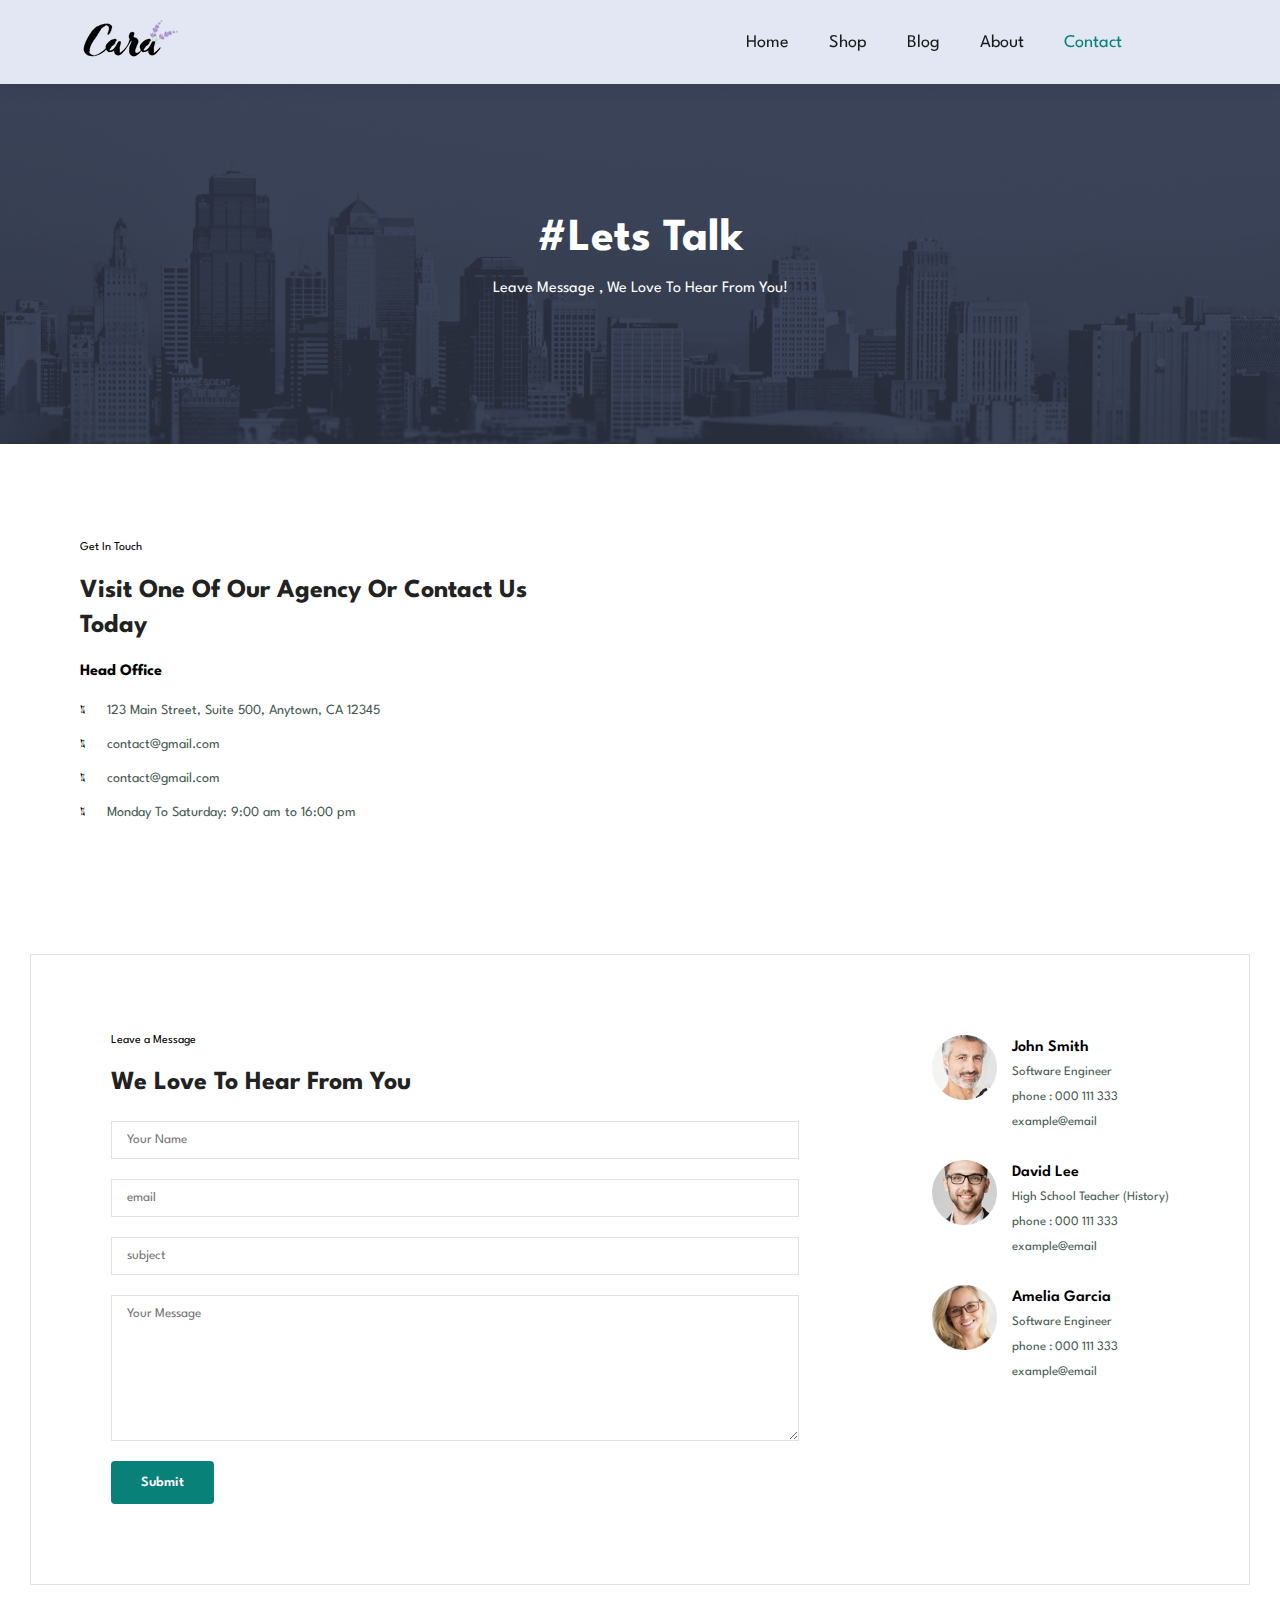
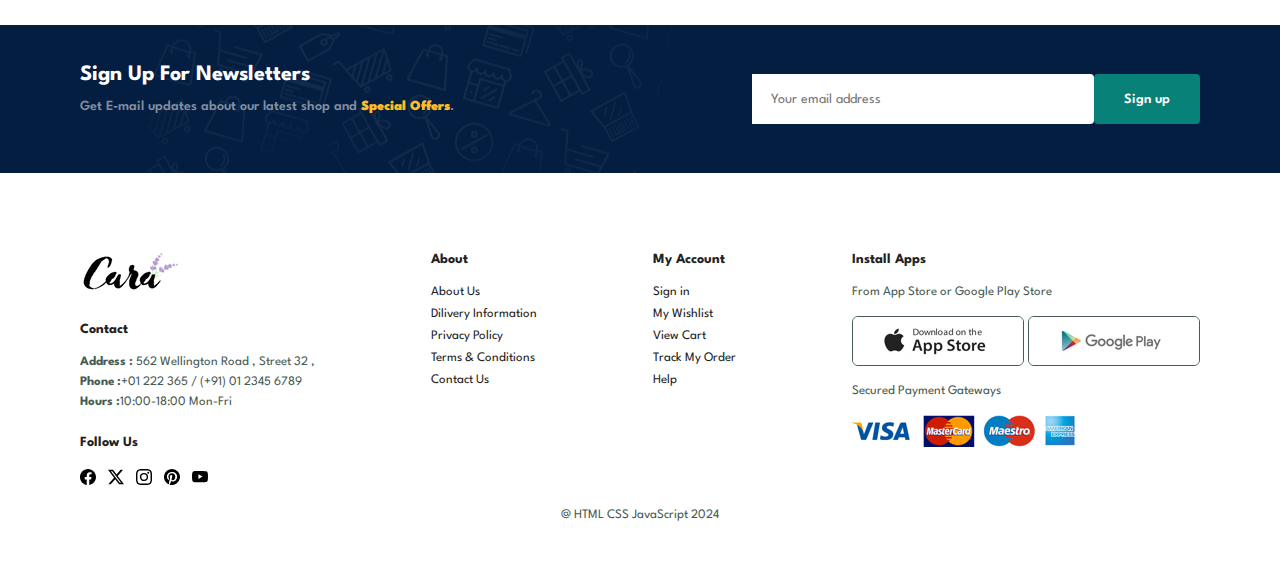
<file: contact.html>
<!DOCTYPE html>
<html lang="en">
  <head>
    <meta charset="UTF-8" />
    <meta name="viewport" content="width=device-width, initial-scale=1.0" />

    <link rel="preconnect" href="https://fonts.googleapis.com" />
    <link rel="preconnect" href="https://fonts.gstatic.com" crossorigin />
    <link
      href="https://fonts.googleapis.com/css2?family=Bebas+Neue&family=Caveat+Brush&family=Libre+Baskerville:ital,wght@0,400;0,700;1,400&family=Noto+Sans:ital,wght@0,100..900;1,100..900&display=swap"
      rel="stylesheet"
    />
    <link
      rel="stylesheet"
      href="https://pro.fontawesome.com/releases/v5.10.0/css/all.css"
    />
    <link rel="stylesheet" href="./style.css" />
    <title>Contacts</title>
  </head>
  <body>
    <section id="header">
      <a href="#"><img src="./img/logo.png" alt="logo" class="logo" /></a>
      <div>
        <ul id="navbar">
          <li><a href="./index.html">Home</a></li>
          <li><a href="./shop.html">Shop</a></li>
          <li><a href="./blog.html">Blog</a></li>
          <li><a href="./about.html">About</a></li>
          <li><a class="active" href="./contact.html">Contact</a></li>
          <li id="lg-bag">
            <a href="./cart.html"><i class="far fa-shopping-bag"></i></a>
          </li>
          <a href="#" id="close"><i class="fas fa-times"></i></a>
        </ul>
      </div>
      <div id="mobile">
        <a href="./cart.html"> <i class="far fa-shopping-bag"></i></a>
        <i id="bar" class="fas fa-outdent"></i>
      </div>
    </section>
    <!--
    
  -->
    <section id="page-header" class="about-header">
      <h2>#Lets Talk</h2>
      <p>Leave Message , We Love To Hear From You!</p>
    </section>
    <!--


    -->
    <section id="contact-details" class="section-p1">
      <div class="details">
        <span>Get In Touch</span>
        <h2>Visit One Of Our Agency Or Contact Us Today</h2>
        <h3>Head Office</h3>
        <div>
          <li>
            <i class="fal fa-map"></i>
            <p>123 Main Street, Suite 500, Anytown, CA 12345</p>
          </li>
          <li>
            <i class="fal fa-envelope"></i>
            <p>contact@gmail.com</p>
          </li>
          <li>
            <i class="fal fa-phone-alt"></i>
            <p>contact@gmail.com</p>
          </li>
          <li>
            <i class="fal fa-clock"></i>
            <p>Monday To Saturday: 9:00 am to 16:00 pm</p>
          </li>
        </div>
      </div>
      <div class="map">
        <iframe
          src="https://www.google.com/maps/embed?pb=!1m18!1m12!1m3!1d9780.37231385337!2d0.09668850781250223!3d52.205356000000016!2m3!1f0!2f0!3f0!3m2!1i1024!2i768!4f13.1!3m3!1m2!1s0x47d8774ed42712a9%3A0x21ca80abf36db5bb!2sUniversity%20of%20Cambridge!5e0!3m2!1sen!2sin!4v1717880102069!5m2!1sen!2sin"
          width="600"
          height="450"
          style="border: 0"
          allowfullscreen=""
          loading="lazy"
          referrerpolicy="no-referrer-when-downgrade"
        ></iframe>
      </div>
    </section>

    <!-- 

   -->
    <section id="form-details">
      <form action="">
        <span>Leave a Message</span>
        <h2>We Love To Hear From You</h2>
        <input type="text" placeholder="Your Name" />
        <input type="email" placeholder="email" />
        <input type="text" placeholder="subject" />
        <textarea
          name=""
          id=""
          cols="30"
          rows="10"
          placeholder="Your Message"
        ></textarea>
        <button class="normal">Submit</button>
      </form>
      <div class="people">
        <div>
          <img src="./img/people/1.png" alt="" />
          <p>
            <span>John Smith</span>Software Engineer <br />
            phone : 000 111 333 <br />example@email
          </p>
        </div>
        <div>
          <img src="./img/people/2.png" alt="" />
          <p>
            <span>David Lee</span>High School Teacher (History)<br />
            phone : 000 111 333 <br />example@email
          </p>
        </div>
        <div>
          <img src="./img/people/3.png" alt="" />
          <p>
            <span>Amelia Garcia</span>Software Engineer <br />
            phone : 000 111 333 <br />example@email
          </p>
        </div>
      </div>
    </section>

    <!--

  -->
    <section id="newsletter" class="section-p1 section-m1">
      <div class="newstext">
        <h4>Sign Up For Newsletters</h4>
        <p>
          Get E-mail updates about our latest shop and <b>Special Offers</b>.
        </p>
      </div>
      <div class="form">
        <input type="text" placeholder="Your email address" />
        <button class="normal">Sign up</button>
      </div>
    </section>

    <!--  

    
    -->

    <footer class="section-p1">
      <div class="col">
        <img class="logo" src="./img/logo.png" alt="" />
        <h4>Contact</h4>
        <p><b>Address :</b> 562 Wellington Road , Street 32 ,</p>
        <p><b>Phone :</b>+01 222 365 / (+91) 01 2345 6789</p>
        <p><b>Hours :</b>10:00-18:00 Mon-Fri</p>
        <div class="follow">
          <h4>Follow Us</h4>
          <div class="icon">
            <img src="./facebook.svg" alt="facebook" />
            <img src="./twitter-x.svg" alt="twitter-x" />
            <img src="./instagram.svg" alt="instagram" />
            <img src="./pinterest.svg" alt="pinterest" />
            <img src="./youtube.svg" alt="youtube" />
          </div>
        </div>
      </div>

      <div class="col">
        <h4>About</h4>
        <a href="#">About Us</a>
        <a href="#">Dilivery Information</a>
        <a href="#">Privacy Policy</a>
        <a href="#">Terms & Conditions</a>
        <a href="#">Contact Us</a>
      </div>

      <div class="col">
        <h4>My Account</h4>
        <a href="#">Sign in</a>
        <a href="#">My Wishlist</a>
        <a href="#">View Cart</a>
        <a href="#">Track My Order</a>
        <a href="#">Help</a>
      </div>

      <div class="col install">
        <h4>Install Apps</h4>
        <p>From App Store or Google Play Store</p>
        <div class="row">
          <img src="./img/pay/app.jpg" alt="App Store" />
          <img src="./img/pay/play.jpg" alt="PlayStore" />
        </div>
        <p>Secured Payment Gateways</p>
        <img src="./img/pay/pay.png" alt="Payment" />
      </div>

      <div class="copyright">
        <p>@ HTML CSS JavaScript 2024</p>
      </div>
    </footer>
    <!--

  -->

    <script src="./script.js"></script>
  </body>
</html>
</file>
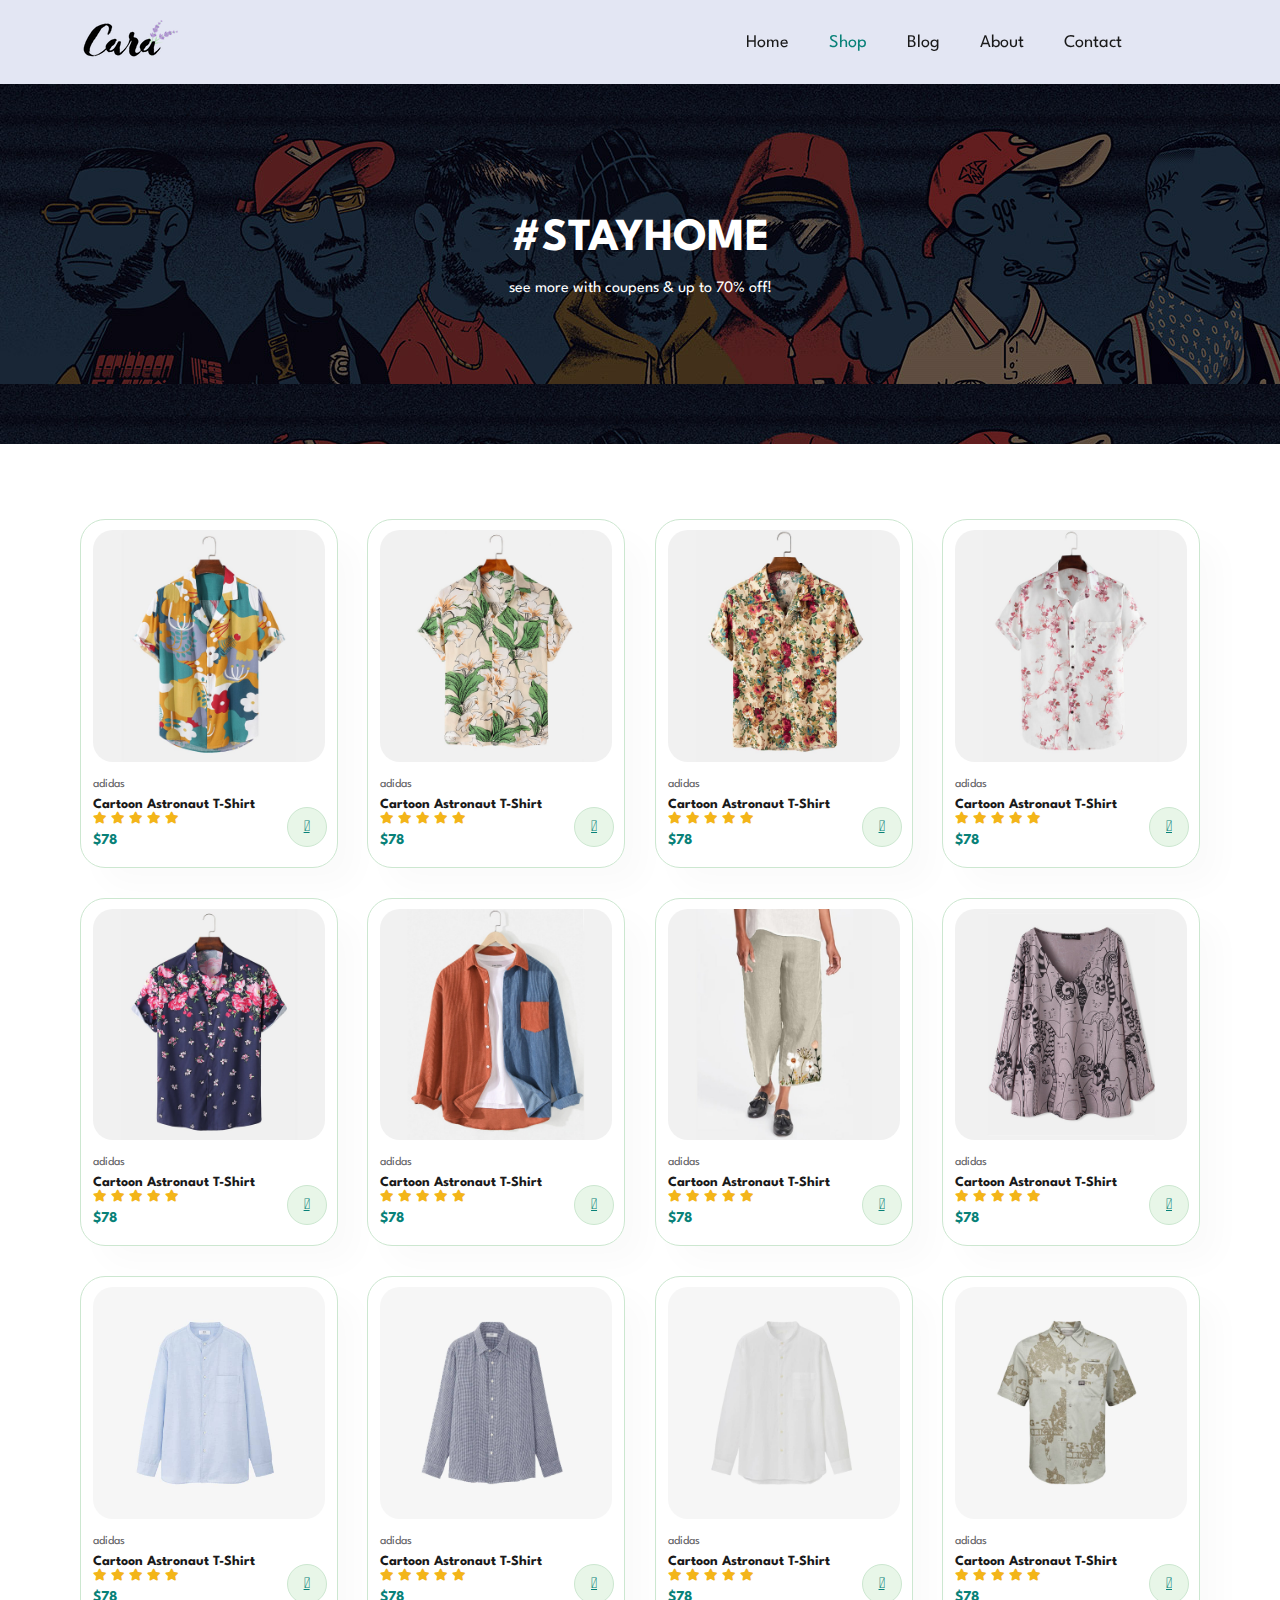
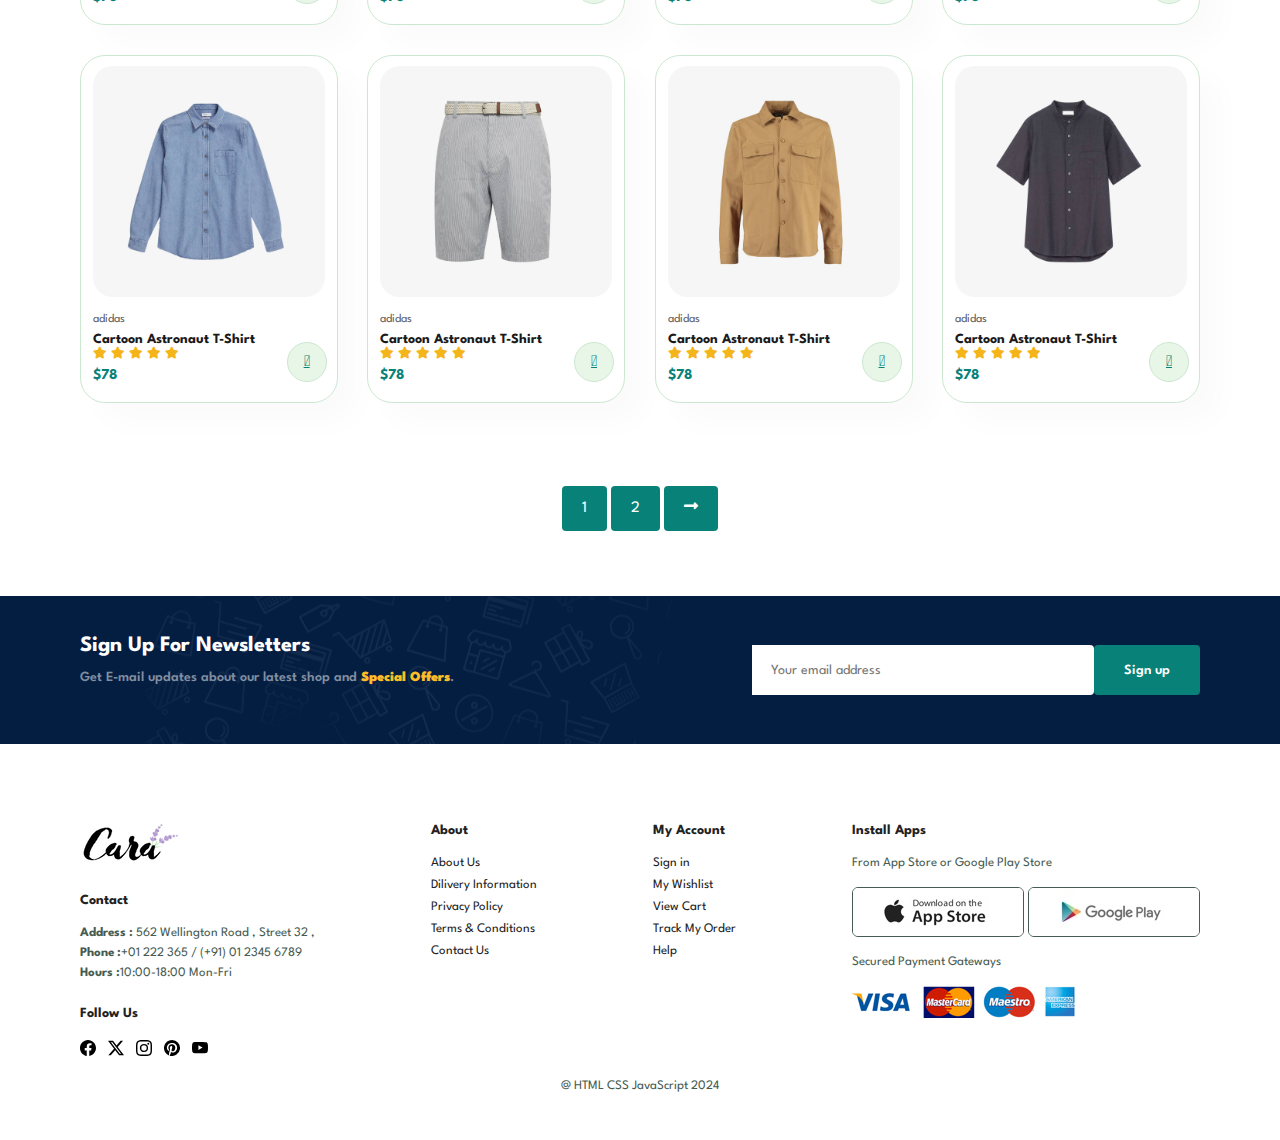
<file: shop.html>
<!DOCTYPE html>
<html lang="en">
  <head>
    <meta charset="UTF-8" />
    <meta name="viewport" content="width=device-width, initial-scale=1.0" />
    <meta content="width=device-width, initial-scale=1" name="viewport" />

    <link rel="preconnect" href="https://fonts.googleapis.com" />
    <link rel="preconnect" href="https://fonts.gstatic.com" crossorigin />
    <link
      href="https://fonts.googleapis.com/css2?family=Bebas+Neue&family=Caveat+Brush&family=Libre+Baskerville:ital,wght@0,400;0,700;1,400&family=Noto+Sans:ital,wght@0,100..900;1,100..900&display=swap"
      rel="stylesheet"
    />
    <link
      rel="stylesheet"
      href="https://pro.fontawesome.com/releases/v5.10.0/css/all.css"
    />
    <link rel="stylesheet" href="./style.css" />
    <title>Shop</title>
  </head>
  <body>
    <section id="header">
      <a href="#"><img src="./img/logo.png" alt="logo" class="logo" /></a>
      <div>
        <ul id="navbar">
          <li><a href="./index.html">Home</a></li>
          <li><a class="active" href="./shop.html">Shop</a></li>
          <li><a href="./blog.html">Blog</a></li>
          <li><a href="./about.html">About</a></li>
          <li><a href="./contact.html">Contact</a></li>
          <li id="lg-bag">
            <a href="./cart.html"><i class="far fa-shopping-bag"></i></a>
          </li>
          <a href="#" id="close"><i class="fas fa-times"></i></a>
        </ul>
      </div>
      <div id="mobile">
        <a href="./cart.html"> <i class="far fa-shopping-bag"></i></a>
        <i id="bar" class="fas fa-outdent"></i>
      </div>
    </section>
    <!--
    
  -->
    <section id="page-header">
      <h2>#STAYHOME</h2>
      <p>see more with coupens & up to 70% off!</p>
    </section>
    <!--


  -->
    <section id="product-1" class="section-p1">
      <div class="pro-container">
        <div class="pro" onclick="window.location.href='sproduct.html'">
          <img src="./img/products/f1.jpg" alt="" />
          <div class="des">
            <span>adidas</span>
            <h5>Cartoon Astronaut T-Shirt</h5>
            <div class="stars">
              <i class="fas fa-star"></i>
              <i class="fas fa-star"></i>
              <i class="fas fa-star"></i>
              <i class="fas fa-star"></i>
              <i class="fas fa-star"></i>
            </div>
            <h4>$78</h4>
          </div>
          <a href="#" class="fal fa-shopping-cart cart"></a>
        </div>

        <div class="pro">
          <img src="./img/products/f2.jpg" alt="" />
          <div class="des">
            <span>adidas</span>
            <h5>Cartoon Astronaut T-Shirt</h5>
            <div class="stars">
              <i class="fas fa-star"></i>
              <i class="fas fa-star"></i>
              <i class="fas fa-star"></i>
              <i class="fas fa-star"></i>
              <i class="fas fa-star"></i>
            </div>
            <h4>$78</h4>
          </div>
          <a href="#" class="fal fa-shopping-cart cart"></a>
        </div>

        <div class="pro">
          <img src="./img/products/f3.jpg" alt="" />
          <div class="des">
            <span>adidas</span>
            <h5>Cartoon Astronaut T-Shirt</h5>
            <div class="stars">
              <i class="fas fa-star"></i>
              <i class="fas fa-star"></i>
              <i class="fas fa-star"></i>
              <i class="fas fa-star"></i>
              <i class="fas fa-star"></i>
            </div>
            <h4>$78</h4>
          </div>
          <a href="#" class="fal fa-shopping-cart cart"></a>
        </div>

        <div class="pro">
          <img src="./img/products/f4.jpg" alt="" />
          <div class="des">
            <span>adidas</span>
            <h5>Cartoon Astronaut T-Shirt</h5>
            <div class="stars">
              <i class="fas fa-star"></i>
              <i class="fas fa-star"></i>
              <i class="fas fa-star"></i>
              <i class="fas fa-star"></i>
              <i class="fas fa-star"></i>
            </div>
            <h4>$78</h4>
          </div>
          <a href="#" class="fal fa-shopping-cart cart"></a>
        </div>

        <div class="pro">
          <img src="./img/products/f5.jpg" alt="" />
          <div class="des">
            <span>adidas</span>
            <h5>Cartoon Astronaut T-Shirt</h5>
            <div class="stars">
              <i class="fas fa-star"></i>
              <i class="fas fa-star"></i>
              <i class="fas fa-star"></i>
              <i class="fas fa-star"></i>
              <i class="fas fa-star"></i>
            </div>
            <h4>$78</h4>
          </div>
          <a href="#" class="fal fa-shopping-cart cart"></a>
        </div>

        <div class="pro">
          <img src="./img/products/f6.jpg" alt="" />
          <div class="des">
            <span>adidas</span>
            <h5>Cartoon Astronaut T-Shirt</h5>
            <div class="stars">
              <i class="fas fa-star"></i>
              <i class="fas fa-star"></i>
              <i class="fas fa-star"></i>
              <i class="fas fa-star"></i>
              <i class="fas fa-star"></i>
            </div>
            <h4>$78</h4>
          </div>
          <a href="#" class="fal fa-shopping-cart cart"></a>
        </div>

        <div class="pro">
          <img src="./img/products/f7.jpg" alt="" />
          <div class="des">
            <span>adidas</span>
            <h5>Cartoon Astronaut T-Shirt</h5>
            <div class="stars">
              <i class="fas fa-star"></i>
              <i class="fas fa-star"></i>
              <i class="fas fa-star"></i>
              <i class="fas fa-star"></i>
              <i class="fas fa-star"></i>
            </div>
            <h4>$78</h4>
          </div>
          <a href="#" class="fal fa-shopping-cart cart"></a>
        </div>

        <div class="pro">
          <img src="./img/products/f8.jpg" alt="" />
          <div class="des">
            <span>adidas</span>
            <h5>Cartoon Astronaut T-Shirt</h5>
            <div class="stars">
              <i class="fas fa-star"></i>
              <i class="fas fa-star"></i>
              <i class="fas fa-star"></i>
              <i class="fas fa-star"></i>
              <i class="fas fa-star"></i>
            </div>
            <h4>$78</h4>
          </div>
          <a href="#" class="fal fa-shopping-cart cart"></a>
        </div>

        <div class="pro">
          <img src="./img/products/n1.jpg" alt="" />
          <div class="des">
            <span>adidas</span>
            <h5>Cartoon Astronaut T-Shirt</h5>
            <div class="stars">
              <i class="fas fa-star"></i>
              <i class="fas fa-star"></i>
              <i class="fas fa-star"></i>
              <i class="fas fa-star"></i>
              <i class="fas fa-star"></i>
            </div>
            <h4>$78</h4>
          </div>
          <a href="#" class="fal fa-shopping-cart cart"></a>
        </div>

        <div class="pro">
          <img src="./img/products/n2.jpg" alt="" />
          <div class="des">
            <span>adidas</span>
            <h5>Cartoon Astronaut T-Shirt</h5>
            <div class="stars">
              <i class="fas fa-star"></i>
              <i class="fas fa-star"></i>
              <i class="fas fa-star"></i>
              <i class="fas fa-star"></i>
              <i class="fas fa-star"></i>
            </div>
            <h4>$78</h4>
          </div>
          <a href="#" class="fal fa-shopping-cart cart"></a>
        </div>

        <div class="pro">
          <img src="./img/products/n3.jpg" alt="" />
          <div class="des">
            <span>adidas</span>
            <h5>Cartoon Astronaut T-Shirt</h5>
            <div class="stars">
              <i class="fas fa-star"></i>
              <i class="fas fa-star"></i>
              <i class="fas fa-star"></i>
              <i class="fas fa-star"></i>
              <i class="fas fa-star"></i>
            </div>
            <h4>$78</h4>
          </div>
          <a href="#" class="fal fa-shopping-cart cart"></a>
        </div>

        <div class="pro">
          <img src="./img/products/n4.jpg" alt="" />
          <div class="des">
            <span>adidas</span>
            <h5>Cartoon Astronaut T-Shirt</h5>
            <div class="stars">
              <i class="fas fa-star"></i>
              <i class="fas fa-star"></i>
              <i class="fas fa-star"></i>
              <i class="fas fa-star"></i>
              <i class="fas fa-star"></i>
            </div>
            <h4>$78</h4>
          </div>
          <a href="#" class="fal fa-shopping-cart cart"></a>
        </div>

        <div class="pro">
          <img src="./img/products/n5.jpg" alt="" />
          <div class="des">
            <span>adidas</span>
            <h5>Cartoon Astronaut T-Shirt</h5>
            <div class="stars">
              <i class="fas fa-star"></i>
              <i class="fas fa-star"></i>
              <i class="fas fa-star"></i>
              <i class="fas fa-star"></i>
              <i class="fas fa-star"></i>
            </div>
            <h4>$78</h4>
          </div>
          <a href="#" class="fal fa-shopping-cart cart"></a>
        </div>

        <div class="pro">
          <img src="./img/products/n6.jpg" alt="" />
          <div class="des">
            <span>adidas</span>
            <h5>Cartoon Astronaut T-Shirt</h5>
            <div class="stars">
              <i class="fas fa-star"></i>
              <i class="fas fa-star"></i>
              <i class="fas fa-star"></i>
              <i class="fas fa-star"></i>
              <i class="fas fa-star"></i>
            </div>
            <h4>$78</h4>
          </div>
          <a href="#" class="fal fa-shopping-cart cart"></a>
        </div>

        <div class="pro">
          <img src="./img/products/n7.jpg" alt="" />
          <div class="des">
            <span>adidas</span>
            <h5>Cartoon Astronaut T-Shirt</h5>
            <div class="stars">
              <i class="fas fa-star"></i>
              <i class="fas fa-star"></i>
              <i class="fas fa-star"></i>
              <i class="fas fa-star"></i>
              <i class="fas fa-star"></i>
            </div>
            <h4>$78</h4>
          </div>
          <a href="#" class="fal fa-shopping-cart cart"></a>
        </div>

        <div class="pro">
          <img src="./img/products/n8.jpg" alt="" />
          <div class="des">
            <span>adidas</span>
            <h5>Cartoon Astronaut T-Shirt</h5>
            <div class="stars">
              <i class="fas fa-star"></i>
              <i class="fas fa-star"></i>
              <i class="fas fa-star"></i>
              <i class="fas fa-star"></i>
              <i class="fas fa-star"></i>
            </div>
            <h4>$78</h4>
          </div>
          <a href="#" class="fal fa-shopping-cart cart"></a>
        </div>
      </div>
    </section>

    <!--

  -->
    <section id="pagination" class="section-p1">
      <a href="#">1</a>
      <a href="#">2</a>
      <a href="#"><i class="fas fa-long-arrow-alt-right"></i></a>
    </section>
    <!--

  -->
    <section id="newsletter" class="section-p1 section-m1">
      <div class="newstext">
        <h4>Sign Up For Newsletters</h4>
        <p>
          Get E-mail updates about our latest shop and <b>Special Offers</b>.
        </p>
      </div>
      <div class="form">
        <input type="text" placeholder="Your email address" />
        <button class="normal">Sign up</button>
      </div>
    </section>
    <!--

  -->
    <footer class="section-p1">
      <div class="col">
        <img class="logo" src="./img/logo.png" alt="" />
        <h4>Contact</h4>
        <p><b>Address :</b> 562 Wellington Road , Street 32 ,</p>
        <p><b>Phone :</b>+01 222 365 / (+91) 01 2345 6789</p>
        <p><b>Hours :</b>10:00-18:00 Mon-Fri</p>
        <div class="follow">
          <h4>Follow Us</h4>
          <div class="icon">
            <img src="./facebook.svg" alt="facebook" />
            <img src="./twitter-x.svg" alt="twitter-x" />
            <img src="./instagram.svg" alt="instagram" />
            <img src="./pinterest.svg" alt="pinterest" />
            <img src="./youtube.svg" alt="youtube" />
          </div>
        </div>
      </div>

      <div class="col">
        <h4>About</h4>
        <a href="#">About Us</a>
        <a href="#">Dilivery Information</a>
        <a href="#">Privacy Policy</a>
        <a href="#">Terms & Conditions</a>
        <a href="#">Contact Us</a>
      </div>

      <div class="col">
        <h4>My Account</h4>
        <a href="#">Sign in</a>
        <a href="#">My Wishlist</a>
        <a href="#">View Cart</a>
        <a href="#">Track My Order</a>
        <a href="#">Help</a>
      </div>

      <div class="col install">
        <h4>Install Apps</h4>
        <p>From App Store or Google Play Store</p>
        <div class="row">
          <img src="./img/pay/app.jpg" alt="App Store" />
          <img src="./img/pay/play.jpg" alt="PlayStore" />
        </div>
        <p>Secured Payment Gateways</p>
        <img src="./img/pay/pay.png" alt="Payment" />
      </div>

      <div class="copyright">
        <p>@ HTML CSS JavaScript 2024</p>
      </div>
    </footer>
    <!--

  -->

    <script src="./script.js"></script>
  </body>
</html>
</file>
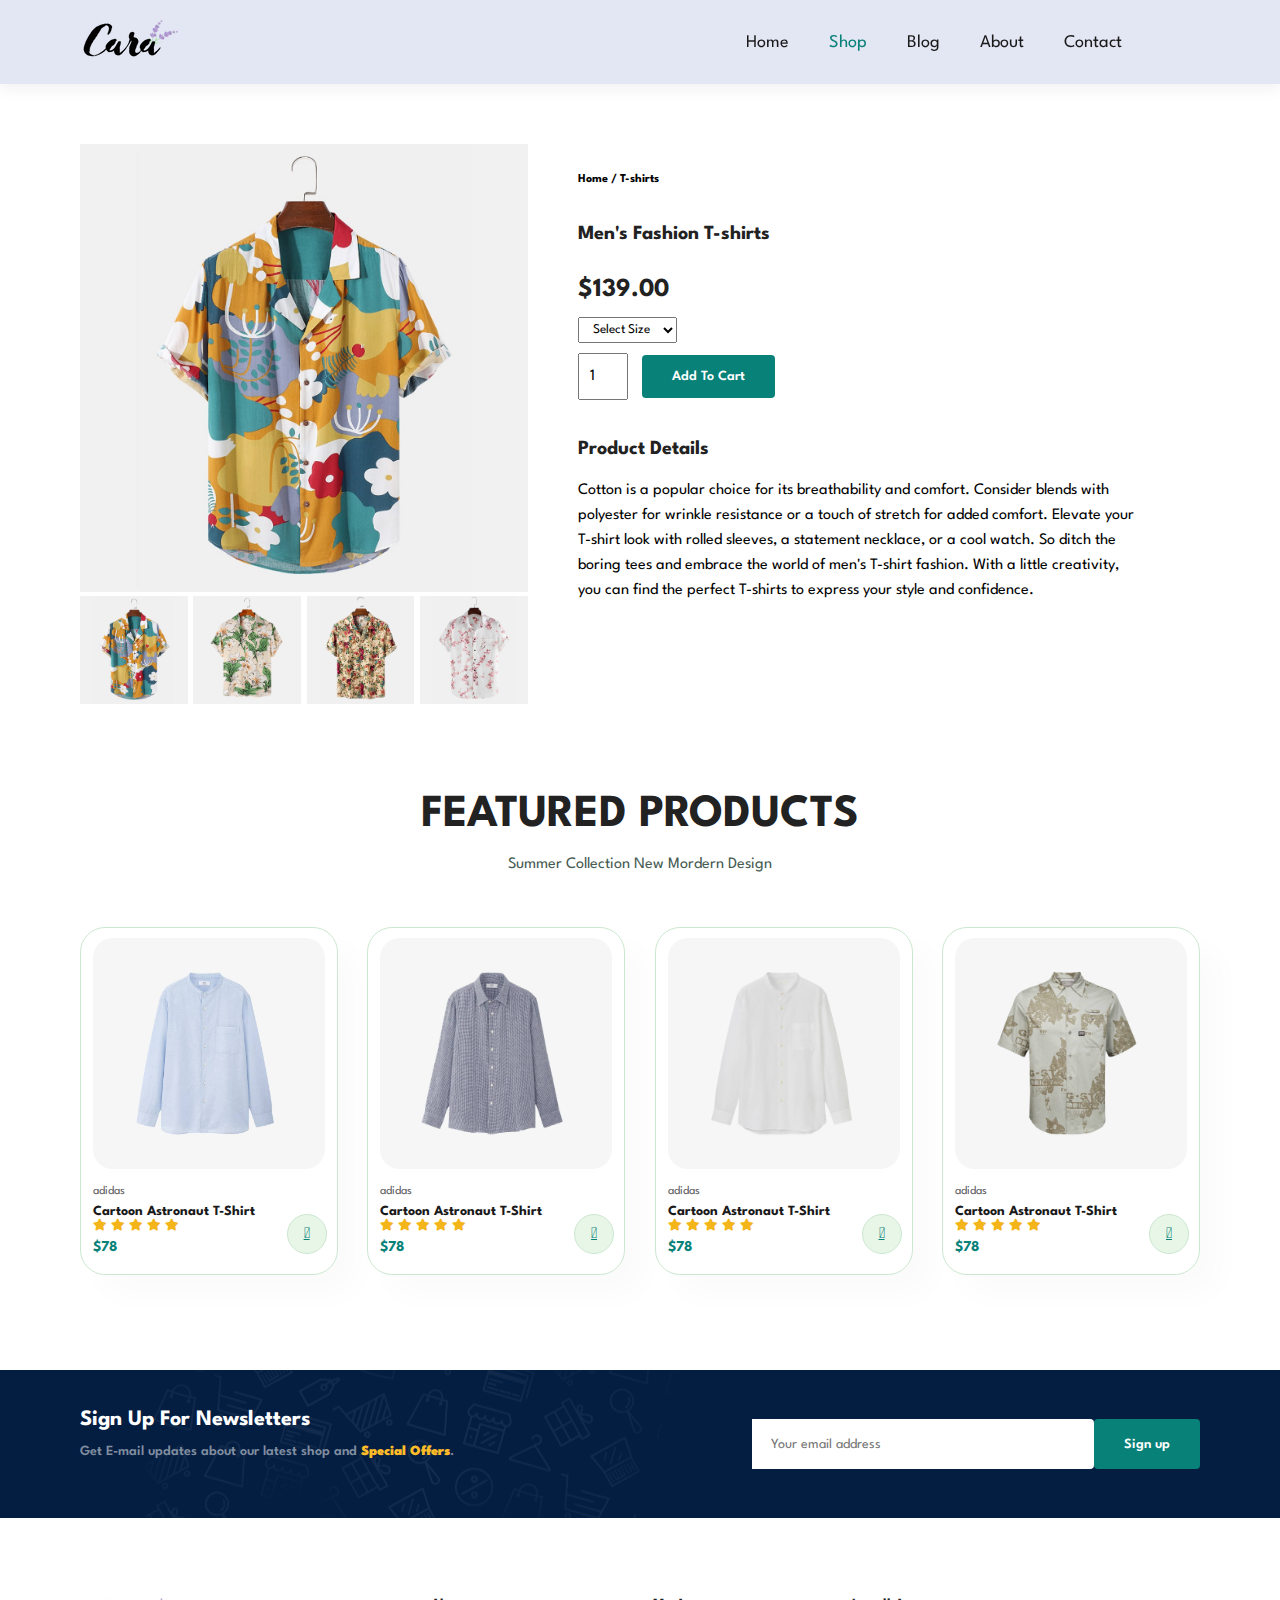
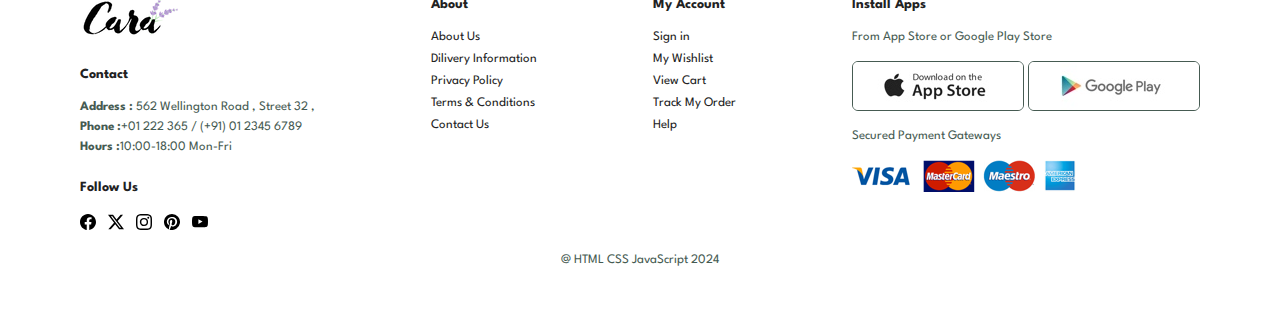
<file: sproduct.html>
<!DOCTYPE html>
<html lang="en">
  <head>
    <meta charset="UTF-8" />
    <meta name="viewport" content="width=device-width, initial-scale=1.0" />
    <meta content="width=device-width, initial-scale=1" name="viewport" />

    <link rel="preconnect" href="https://fonts.googleapis.com" />
    <link rel="preconnect" href="https://fonts.gstatic.com" crossorigin />
    <link
      href="https://fonts.googleapis.com/css2?family=Bebas+Neue&family=Caveat+Brush&family=Libre+Baskerville:ital,wght@0,400;0,700;1,400&family=Noto+Sans:ital,wght@0,100..900;1,100..900&display=swap"
      rel="stylesheet"
    />
    <link
      rel="stylesheet"
      href="https://pro.fontawesome.com/releases/v5.10.0/css/all.css"
    />
    <link rel="stylesheet" href="./style.css" />
    <title>Sproducts</title>
  </head>
  <body>
    <section id="header">
      <a href="#"><img src="./img/logo.png" alt="logo" class="logo" /></a>
      <div>
        <ul id="navbar">
          <li><a href="./index.html">Home</a></li>
          <li><a class="active" href="./shop.html">Shop</a></li>
          <li><a href="./blog.html">Blog</a></li>
          <li><a href="./about.html">About</a></li>
          <li><a href="./contact.html">Contact</a></li>
          <li id="lg-bag">
            <a href="./cart.html"><i class="far fa-shopping-bag"></i></a>
          </li>
          <a href="#" id="close"><i class="fas fa-times"></i></a>
        </ul>
      </div>
      <div id="mobile">
        <a href="./cart.html"> <i class="far fa-shopping-bag"></i></a>
        <i id="bar" class="fas fa-outdent"></i>
      </div>
    </section>
    <!--
    
  -->
    <section id="prodetails" class="section-p1">
      <div class="single-pro-image">
        <img src="./img/products/f1.jpg" width="100%" id="MainImage" alt="" />
        <div class="small-image-group">
          <div class="small-image-col">
            <img
              src="./img/products/f1.jpg"
              width="100%"
              class="small-image"
              alt=""
            />
          </div>
          <div class="small-image-col">
            <img
              src="./img/products/f2.jpg"
              width="100%"
              class="small-image"
              alt=""
            />
          </div>
          <div class="small-image-col">
            <img
              src="./img/products/f3.jpg"
              width="100%"
              class="small-image"
              alt=""
            />
          </div>
          <div class="small-image-col">
            <img
              src="./img/products/f4.jpg"
              width="100%"
              class="small-image"
              alt=""
            />
          </div>
        </div>
      </div>
      <div class="single-pro-details">
        <h6>Home / T-shirts</h6>
        <h4>Men's Fashion T-shirts</h4>
        <h2>$139.00</h2>
        <select>
          <option>Select Size</option>
          <option>XXL</option>
          <option>XL</option>
          <option>Large</option>
          <option>Medium</option>
          <option>Small</option>
        </select>
        <input type="number" value="1" />
        <button class="normal">Add To Cart</button>
        <h4>Product Details</h4>
        <span
          >Cotton is a popular choice for its breathability and comfort.
          Consider blends with polyester for wrinkle resistance or a touch of
          stretch for added comfort. Elevate your T-shirt look with rolled
          sleeves, a statement necklace, or a cool watch. So ditch the boring
          tees and embrace the world of men's T-shirt fashion. With a little
          creativity, you can find the perfect T-shirts to express your style
          and confidence.</span
        >
      </div>
    </section>

    <section id="product-1" class="section-p1">
      <h2>FEATURED PRODUCTS</h2>
      <p>Summer Collection New Mordern Design</p>
      <div class="pro-container">
        <div class="pro">
          <img src="./img/products/n1.jpg" alt="" />
          <div class="des">
            <span>adidas</span>
            <h5>Cartoon Astronaut T-Shirt</h5>
            <div class="stars">
              <i class="fas fa-star"></i>
              <i class="fas fa-star"></i>
              <i class="fas fa-star"></i>
              <i class="fas fa-star"></i>
              <i class="fas fa-star"></i>
            </div>
            <h4>$78</h4>
          </div>
          <a href="#" class="fal fa-shopping-cart cart"></a>
        </div>

        <div class="pro">
          <img src="./img/products/n2.jpg" alt="" />
          <div class="des">
            <span>adidas</span>
            <h5>Cartoon Astronaut T-Shirt</h5>
            <div class="stars">
              <i class="fas fa-star"></i>
              <i class="fas fa-star"></i>
              <i class="fas fa-star"></i>
              <i class="fas fa-star"></i>
              <i class="fas fa-star"></i>
            </div>
            <h4>$78</h4>
          </div>
          <a href="#" class="fal fa-shopping-cart cart"></a>
        </div>

        <div class="pro">
          <img src="./img/products/n3.jpg" alt="" />
          <div class="des">
            <span>adidas</span>
            <h5>Cartoon Astronaut T-Shirt</h5>
            <div class="stars">
              <i class="fas fa-star"></i>
              <i class="fas fa-star"></i>
              <i class="fas fa-star"></i>
              <i class="fas fa-star"></i>
              <i class="fas fa-star"></i>
            </div>
            <h4>$78</h4>
          </div>
          <a href="#" class="fal fa-shopping-cart cart"></a>
        </div>

        <div class="pro">
          <img src="./img/products/n4.jpg" alt="" />
          <div class="des">
            <span>adidas</span>
            <h5>Cartoon Astronaut T-Shirt</h5>
            <div class="stars">
              <i class="fas fa-star"></i>
              <i class="fas fa-star"></i>
              <i class="fas fa-star"></i>
              <i class="fas fa-star"></i>
              <i class="fas fa-star"></i>
            </div>
            <h4>$78</h4>
          </div>
          <a href="#" class="fal fa-shopping-cart cart"></a>
        </div>
      </div>
    </section>
    <!--

  -->
    <section id="newsletter" class="section-p1 section-m1">
      <div class="newstext">
        <h4>Sign Up For Newsletters</h4>
        <p>
          Get E-mail updates about our latest shop and <b>Special Offers</b>.
        </p>
      </div>
      <div class="form">
        <input type="text" placeholder="Your email address" />
        <button class="normal">Sign up</button>
      </div>
    </section>
    <!--

  -->
    <footer class="section-p1">
      <div class="col">
        <img class="logo" src="./img/logo.png" alt="" />
        <h4>Contact</h4>
        <p><b>Address :</b> 562 Wellington Road , Street 32 ,</p>
        <p><b>Phone :</b>+01 222 365 / (+91) 01 2345 6789</p>
        <p><b>Hours :</b>10:00-18:00 Mon-Fri</p>
        <div class="follow">
          <h4>Follow Us</h4>
          <div class="icon">
            <img src="./facebook.svg" alt="facebook" />
            <img src="./twitter-x.svg" alt="twitter-x" />
            <img src="./instagram.svg" alt="instagram" />
            <img src="./pinterest.svg" alt="pinterest" />
            <img src="./youtube.svg" alt="youtube" />
          </div>
        </div>
      </div>

      <div class="col">
        <h4>About</h4>
        <a href="#">About Us</a>
        <a href="#">Dilivery Information</a>
        <a href="#">Privacy Policy</a>
        <a href="#">Terms & Conditions</a>
        <a href="#">Contact Us</a>
      </div>

      <div class="col">
        <h4>My Account</h4>
        <a href="#">Sign in</a>
        <a href="#">My Wishlist</a>
        <a href="#">View Cart</a>
        <a href="#">Track My Order</a>
        <a href="#">Help</a>
      </div>

      <div class="col install">
        <h4>Install Apps</h4>
        <p>From App Store or Google Play Store</p>
        <div class="row">
          <img src="./img/pay/app.jpg" alt="App Store" />
          <img src="./img/pay/play.jpg" alt="PlayStore" />
        </div>
        <p>Secured Payment Gateways</p>
        <img src="./img/pay/pay.png" alt="Payment" />
      </div>

      <div class="copyright">
        <p>@ HTML CSS JavaScript 2024</p>
      </div>
    </footer>
    <!--

  -->

    <script src="./script.js"></script>
  </body>
</html>
</file>
<file: style.css>
@import url("https://fonts.googleapis.com/css2?family=Spartan:wght@100;200;300;400;500;600;700;800;900&display=swap");

* {
  margin: 0;
  padding: 0;
  box-sizing: border-box;
  font-family: "Spartan", sans-serif;
}

html {
  scroll-behavior: smooth;
}

/* Global Styles */

h1 {
  font-size: 50px;
  line-height: 64px;
  color: #222;
}

h2 {
  font-size: 46px;
  line-height: 54px;
  color: #222;
}

h4 {
  font-size: 20px;
  color: #222;
}

h6 {
  font-weight: 700;
  font-size: 12px;
}

p {
  font-size: 16px;
  color: #465b52;
  margin: 15px 0 20px 0;
}

.section-p1 {
  padding: 40px 80px;
}

.section-m1 {
  margin: 40px 0;
}

button.normal {
  font-size: 14px;
  font-weight: 600;
  padding: 15px 30px;
  color: #000;
  background-color: #fff;
  border-radius: 4px;
  cursor: pointer;
  border: none;
  outline: none;
  transition: 0.2s;
}

body {
  width: 100%;
}

/* Index Page */

#header {
  display: flex;
  justify-content: space-between;
  align-items: center;
  padding: 20px 80px;
  background: #e3e6f3;
  box-shadow: 0 5px 15px rgba(0, 0, 0, 0.06);
  z-index: 999;
  position: sticky;
  top: 0;
  left: 0;
}

#navbar {
  display: flex;
  align-items: center;
  justify-content: center;
}

#navbar li {
  list-style: none;
  padding: 0 20px;
  position: relative;
}

#navbar li a {
  text-decoration: none;
  font-size: 18px;
  font-weight: 600px;
  color: #1a1a1a;
  transition: 0.3s ease;
}

#navbar li a:hover,
#navbar li a.active {
  color: #088178;
}

#navbar li a.active::after,
#navbar li a:hover::after {
  content: "";
  width: 30%;
  height: 2px;
  position: absolute;
  color: #088178;
  bottom: -4px;
  left: 20px;
}

#mobile {
  display: none;
  align-items: center;
}

#close {
  display: none;
}

#hero {
  background-image: url(./img/hero4.png);
  height: 90vh;
  width: 100%;
  background-size: cover;
  background-position: top 25% right 0;
  padding: 0 80px;
  display: flex;
  justify-content: center;
  align-items: flex-start;
  flex-direction: column;
}

#hero h4 {
  padding-bottom: 15px;
}

#hero h1 {
  color: #088178;
}

#hero button {
  background-image: url(./img/button.png);
  background-color: transparent;
  color: #088178;
  border: 0;
  padding: 14px 80px 14px 65px;
  font-weight: 700;
  background-repeat: no-repeat;
  cursor: pointer;
  font-size: 15px;
}

#features .fe-box {
  width: 180px;
  padding: 25px 15px;
  text-align: center;
  box-shadow: 20px 20px 35px rgba(0, 0, 0, 0.03);
  border: 1px solid #cce7d0;
  border-radius: 4px;
  margin: 15px 0;
}

#features .fe-box:hover {
  box-shadow: 10px 10px 54px rgba(70, 62, 221, 0.01);
}

#features .fe-box h6 {
  display: inline-block;
  padding: 9px 8px 6px 8px;
  line-height: 1;
  background-color: #fddde4;
  color: #088178;
  border-radius: 4px;
}

#features .fe-box img {
  width: 100%;
  margin-bottom: 10px;
}

#features {
  display: flex;
  align-items: center;
  justify-content: space-between;
  flex-wrap: wrap;
}

#features .fe-box:nth-child(2) h6 {
  background-color: #cdebbc;
}

#features .fe-box:nth-child(3) h6 {
  background-color: #d1e8f2;
}

#features .fe-box:nth-child(4) h6 {
  background-color: #cdd4f8;
}

#features .fe-box:nth-child(5) h6 {
  background-color: #f6dbf6;
}

#features .fe-box:nth-child(6) h6 {
  background-color: #fff2e5;
}

#product-1 {
  text-align: center;
}

#product-1 .pro-container {
  display: flex;
  justify-content: space-between;
  padding-top: 20px;
  flex-wrap: wrap;
}

#product-1 .pro {
  width: 23%;
  min-width: 250px;
  padding: 10px 12px;
  border-radius: 25px;
  box-shadow: 20px 20px 30px rgba(0, 0, 0, 0.02);
  cursor: pointer;
  border: 1px solid #cce7d0;
  margin: 15px 0px;
  transition: 0.2s ease;
  position: relative;
}

#product-1 .pro:hover {
  box-shadow: 20px 20px 30px rgba(0, 0, 0, 0.06);
}

#product-1 .pro img {
  width: 100%;
  border-radius: 20px;
}

#product-1 .pro .des {
  text-align: start;
  padding: 10px 0px;
}

#product-1 .pro .des span {
  color: #606063;
  font-size: 12px;
}

#product-1 .pro .des h5 {
  color: #1a1a1a;
  padding-top: 7px;
  font-size: 14px;
}

#product-1 .pro .des i {
  color: rgb(243, 181, 25);
  font-size: 12px;
}

#product-1 .pro .des h4 {
  padding-top: 7px;
  font-size: 15px;
  font-weight: 700;
  color: #088178;
}

#product-1 .pro .cart {
  width: 40px;
  height: 40px;
  line-height: 40px;
  border-radius: 50px;
  font-weight: 500;
  background-color: #e8f6e8;
  color: #088178;
  border: 1px solid #cce7d0;
  position: absolute;
  bottom: 20px;
  right: 10px;
}

#banner {
  display: flex;
  justify-content: center;
  align-items: center;
  flex-direction: column;
  text-align: center;
  background-image: url(./img/banner/b2.jpg);
  width: 100%;
  height: 40vh;
  background-size: cover;
  background-position: center;
}

#banner h4 {
  font-size: 16px;
  color: #fff;
}

#banner h2 {
  font-size: 30px;
  color: #fff;
  padding: 10px 0px;
}

#banner b {
  color: #ef3636;
}

#banner .normal:hover {
  background-color: #088178;
  color: #fff;
}

#sm-banner {
  display: flex;
  justify-content: space-between;
  flex-wrap: wrap;
}

#sm-banner .banner-box {
  display: flex;
  justify-content: center;
  align-items: flex-start;
  padding: 30px;
  flex-direction: column;
  background-image: url(./img/banner/b17.jpg);
  min-width: 580px;
  height: 50vh;
  background-size: cover;
  background-position: center;
}

#sm-banner h4 {
  color: #fff;
  font-size: 20px;
  font-weight: 300;
}

#sm-banner h2 {
  color: #fff;
  font-size: 28px;
  font-weight: 800;
}

#sm-banner b {
  color: #fff;
  font-size: 14px;
  font-weight: 500;
  padding-bottom: 15px;
}

button.white {
  font-size: 13px;
  font-weight: 600;
  padding: 11px 18px;
  color: #fff;
  background-color: transparent;
  cursor: pointer;
  border: 1px solid #fff;
  outline: none;
  transition: 0.2s;
}

#sm-banner .banner-box:hover button {
  background: #088178;
  border: 1px solid #088178;
}

#sm-banner .banner-box2 {
  background-image: url(./img/banner/b10.jpg);
}

#banner-3 .banner-box {
  display: flex;
  justify-content: center;
  align-items: flex-start;
  padding: 20px;
  flex-direction: column;
  background-image: url(/img/banner/b7.jpg);
  min-width: 30%;
  height: 30vh;
  background-size: cover;
  background-position: center;
  margin-bottom: 20px;
}

#banner-3 h2 {
  color: #fff;
  font-size: 22px;
  font-weight: 900;
}

#banner-3 h3 {
  color: #ec544e;
  font-size: 15px;
  font-weight: 800;
}

#banner-3 {
  display: flex;
  justify-content: space-between;
  flex-wrap: wrap;
  padding: 0 80px;
}

#banner-3 .banner-box-2 {
  background-image: url(./img/banner/b4.jpg);
}

#banner-3 .banner-box-3 {
  background-image: url(./img/banner/b18.jpg);
}

#newsletter {
  display: flex;
  justify-content: space-between;
  flex-wrap: wrap;
  align-items: center;
  background-image: url(./img/banner/b14.png);
  background-repeat: no-repeat;
  background-position: 20%;
  background-color: #041e42;
}

#newsletter h4 {
  font-size: 22px;
  font-weight: 700;
  color: #fff;
}

#newsletter p {
  font-size: 14px;
  font-weight: 600;
  color: #818ea0;
}

#newsletter p b {
  color: #ffbd27;
}

#newsletter input {
  height: 3.125rem;
  padding: 0 1.25em;
  font-size: 14px;
  width: 100%;
  border: 1px solid transparent;
  border-radius: 4px;
  outline: none;
  border-top-left-radius: 0;
  border-bottom-left-radius: 0;
}

#newsletter .normal {
  background-color: #088178;
  color: #fff;
  white-space: nowrap;
}

#newsletter .form {
  display: flex;
  width: 40%;
}

footer {
  display: flex;
  flex-wrap: wrap;
  justify-content: space-between;
}

footer .col {
  display: flex;
  flex-direction: column;
  align-items: flex-start;
  margin-bottom: 20px;
}

footer .logo {
  margin-bottom: 30px;
}

footer h4 {
  font-size: 14px;
  padding-bottom: 20px;
}

footer p {
  font-size: 13px;
  margin: 0 0 8px 0;
}

footer a {
  font-size: 13px;
  text-decoration: none;
  color: #222;
  margin-bottom: 10px;
}

footer .follow {
  margin-top: 20px;
}

footer .follow img {
  padding-right: 8px;
  cursor: pointer;
  color: #465b52;
}

footer .install .row img {
  border: 1px solid #465b52;
  border-radius: 6px;
}

footer .install img {
  margin: 10px 0 15px 0;
}

footer a:hover {
  color: #088178;
}

footer .copyright {
  width: 100%;
  text-align: center;
}

/* Shop Page */

#page-header {
  background-image: url(./img/banner/b1.jpg);
  width: 100%;
  height: 40vh;
  display: flex;
  flex-direction: column;
  text-align: center;
  justify-content: center;
  padding: 14px;
}

#page-header h2,
#page-header p {
  color: #fff;
}

#pagination {
  text-align: center;
}

#pagination a {
  text-decoration: none;
  background-color: #088178;
  padding: 15px 20px;
  border-radius: 4px;
  color: #fff;
}

#pagination a i {
  font-size: 16px;
  font-weight: 600;
}
/* */

/* product details */

#prodetails {
  display: flex;
  margin-top: 20px;
}

#prodetails .single-pro-image {
  width: 40%;
  margin-right: 50px;
}

.small-image-group {
  display: flex;
  justify-content: space-between;
}

.small-image-col {
  flex-basis: 24%;
  cursor: pointer;
}

#prodetails .single-pro-details {
  width: 50%;
  padding-top: 30px;
}

#prodetails .single-pro-details h4 {
  padding: 40px 0 20px 0;
}

#prodetails .single-pro-details h2 {
  font-size: 26px;
}

#prodetails .single-pro-details select {
  display: block;
  padding: 5px 10px;
  margin-bottom: 10px;
}

#prodetails .single-pro-details input {
  width: 50px;
  height: 47px;
  padding-left: 10px;
  font-size: 16px;
  margin-right: 10px;
}

#prodetails .single-pro-details input:focus {
  outline: none;
}

#prodetails .single-pro-details button {
  background-color: #088178;
  color: #fff;
}

#prodetails .single-pro-details span {
  line-height: 25px;
}

/* 

*/

/* Blog Page */

#page-header.blog-header {
  background-image: url(./img/banner/b19.jpg);
  background-size: cover;
}

#blog {
  padding: 150px 150px 0 150px;
}

#blog .blog-box {
  display: flex;
  align-items: center;
  width: 100%;
  position: relative;
  padding-bottom: 90px;
}

#blog .blog-img {
  width: 50%;
  margin-right: 40px;
}

#blog img {
  width: 100%;
  height: 300px;
  object-fit: cover;
}

#blog .blog-details {
  width: 50%;
}

#blog .blog-details a {
  text-decoration: none;
  font-size: 11px;
  font-weight: 700;
  color: #000;
  position: relative;
  transition: 0.3s;
}

#blog .blog-details a::after {
  content: "";
  width: 50px;
  height: 1px;
  background-color: #000;
  position: absolute;
  top: 4px;
  right: -60px;
}

#blog .blog-details a:hover {
  color: #088178;
}

#blog .blog-details a:hover::after {
  background-color: #088178;
}

#blog .blog-box h1 {
  position: absolute;
  top: -40px;
  left: 0;
  font-size: 70px;
  color: #c9cbce;
  font-weight: 700;
  z-index: -100;
}

/* */

/* About page */

#page-header.about-header {
  background-image: url(./img/about/banner.png);
  background-size: cover;
}

#about-head {
  display: flex;
  align-items: center;
}

#about-head img {
  width: 50%;
  height: auto;
}

#about-head div {
  padding-left: 40px;
}

#about-app {
  text-align: center;
}

#about-app .video {
  width: 70%;
  height: 100%;
  margin: 30px auto 0 auto;
}

#about-app .video video {
  width: 100%;
  height: 100%;
  border-radius: 20px;
}
/*  */

/* Contact us Page  */

#contact-details {
  display: flex;
  justify-content: space-between;
  align-items: center;
}

#contact-details .details {
  width: 40%;
}

#contact-details .details span,
#form-details form span {
  font-size: 12px;
}

#contact-details .details h2,
#form-details form h2 {
  font-size: 26px;
  line-height: 35px;
  padding: 20px 0;
}

#contact-details .details h3 {
  font-size: 16px;
  padding-bottom: 15px;
}

#contact-details .details li {
  list-style: none;
  display: flex;
  padding: 10px 0;
}

#contact-details .details li i {
  font-size: 14px;
  padding-right: 22px;
}

#contact-details .details li p {
  font-size: 14px;
  margin: 0;
}

#contact-details .map {
  width: 55%;
  height: 400px;
}

#contact-details .map iframe {
  width: 100%;
  height: 100%;
}

#form-details {
  display: flex;
  justify-content: space-between;
  margin: 30px;
  padding: 80px;
  border: 1px solid #e1e1e1;
}

#form-details form {
  width: 65%;
  display: flex;
  flex-direction: column;
  align-items: flex-start;
}

#form-details form input,
#form-details form textarea {
  padding: 12px 15px;
  width: 100%;
  outline: none;
  margin-bottom: 20px;
  border: 1px solid #e1e1e1;
}

#form-details form button {
  background-color: #088178;
  color: #fff;
}

#form-details .people div {
  padding-bottom: 25px;
  display: flex;
  align-items: flex-start;
}

#form-details .people div img {
  width: 65px;
  height: 65px;
  object-fit: cover;
  margin-right: 15px;
}

#form-details .people div p {
  margin: 0;
  font-size: 13px;
  line-height: 25px;
}

#form-details .people div span {
  display: block;
  font-size: 16px;
  font-weight: 600;
  color: #000;
}

/* CART */

#cart {
  overflow-x: auto;
}

#cart table {
  width: 100%;
  border-collapse: collapse;
  table-layout: fixed;
  white-space: nowrap;
}

#cart table img {
  width: 70px;
}

#cart table td:nth-child(1) {
  width: 100px;
  text-align: center;
}

#cart table td:nth-child(2) {
  width: 150px;
  text-align: center;
}

#cart table td:nth-child(3) {
  width: 250px;
  text-align: center;
}

#cart table td:nth-child(4),
#cart table td:nth-child(5),
#cart table td:nth-child(6) {
  width: 150px;
  text-align: center;
}

#cart table td:nth-child(5) input {
  width: 70px;
  padding: 10px 5px 10px 15px;
}

#cart table thead {
  border: 1px solid #e2e9e2;
  border-left: none;
  border-right: none;
}

#cart table thead td {
  font-weight: 700;
  text-transform: uppercase;
  font-size: 13px;
  padding: 18px 0;
}

#cart table tbody tr td {
  padding-top: 15px;
}

#cart table tbody td {
  font-size: 13px;
}

#cart-add {
  display: flex;
  flex-wrap: wrap;
  justify-content: space-between;
}

#coupon {
  width: 50%;
  margin-bottom: 30px;
}

#coupon h3,
#subtotal h3 {
  padding-bottom: 15px;
}

#coupon input {
  padding: 10px 20px;
  outline: none;
  width: 60%;
  margin-right: 10px;
  border-right: 1px solid #e2e9e2;
}

#coupon button {
  background-color: #088178;
  color: #fff;
  padding: 12px 20px;
}

#subtotal {
  width: 50%;
  margin-bottom: 30px;
  border: 1px solid #e2e9e2;
  padding: 30px;
}

#subtotal table {
  border-collapse: collapse;
  width: 100%;
  margin-bottom: 20px;
}

#subtotal table td {
  width: 50%;
  border: 1px solid #e3e6f3;
  padding: 10px;
  font-size: 13px;
}

#subtotal button {
  background-color: #088178;
  color: #fff;
}

/*  */

/* Start media query */
@media (max-width: 799px) {
  .section-p1 {
    padding: 40px 40px;
  }

  #navbar {
    display: flex;
    flex-direction: column;
    align-items: flex-start;
    justify-content: flex-start;
    position: fixed;
    top: 0;
    right: -300px;
    height: 100vh;
    width: 300px;
    background-color: #e3e6f3;
    box-shadow: 0 40px 60px rgba(0, 0, 0, 0.1);
    padding: 80px 0 0 10px;
  }

  #navbar.active {
    right: 0px;
  }

  #navbar li {
    margin-bottom: 25px;
  }

  #mobile {
    display: flex;
    align-items: center;
  }

  #mobile i {
    color: #1a1a1a;
    font-size: 24px;
    padding-left: 20px;
  }

  #close {
    display: initial;
    position: absolute;
    top: 30px;
    left: 30px;
    color: #222;
    font-size: 24px;
  }

  #lg-bag {
    display: none;
  }

  #hero {
    height: 70vh;
    padding: 0 80px;
    background-position: top 30% right 30%;
  }

  #feature {
    justify-content: center;
  }

  #features .fe-box {
    margin: 15px 15px;
  }

  #product-1 .pro-container {
    justify-content: center;
  }

  #product-1 .pro {
    margin: 15px;
  }

  #banner {
    height: 20vh;
  }

  #sm-banner .banner-box {
    min-width: 100%;
    height: 30vh;
  }

  #banner-3 {
    padding: 0 40px;
  }

  #banner-3 .banner-box {
    width: 20%;
  }

  #newsletter .form {
    width: 70%;
  }

  /* contact us  */
  #form-details {
    padding: 40px;
  }

  #form-details form {
    width: 50%;
  }
}

@media (max-width: 477px) {
  .section-p1 {
    padding: 20px;
  }

  #header {
    padding: 10px 30px;
  }

  h1 {
    font-size: 38px;
  }

  h2 {
    font-size: 32px;
  }

  #hero {
    padding: 0 00px;
    background-position: 55%;
  }

  #features .fe-box {
    width: 155px;
    margin: 0 0 15px 0;
  }

  #product-1 .pro {
    width: 100%;
  }

  #banner {
    height: 40vh;
  }

  #sm-banner .banner-box {
    height: 40vh;
  }

  #sm-banner .banner-box2 {
    margin-top: 20px;
  }

  #banner-3 {
    padding: 0 20px;
  }

  #banner-3 .banner-box {
    width: 100%;
  }

  #newsletter .form {
    width: 100%;
  }

  footer .copyright {
    text-align: start;
  }

  /* single product */

  #prodetails {
    display: flex;
    flex-direction: column;
  }

  #prodetails .single-pro-image {
    width: 100%;
  }

  #prodetails .single-pro-details {
    width: 100%;
  }

  /* Blogs */

  #blog {
    padding: 100px 20px 0 20px;
  }

  #blog .blog-box {
    display: flex;
    flex-direction: column;
    align-items: flex-start;
  }

  #blog .blog-img {
    width: 100%;
    margin-bottom: 30px;
  }

  #blog .blog-details {
    width: 100%;
  }

  /* About us page */

  #about-head {
    flex-direction: column;
  }

  #about-head img {
    width: 100%;
    margin-bottom: 20px;
  }

  #about-head div {
    padding-left: 0px;
  }

  #about-app .video {
    width: 100%;
  }

  /* Contact us  */
  #contact-details {
    flex-direction: column;
  }

  #contact-details .details {
    width: 100%;
    margin-bottom: 30px;
  }

  #contact-details .map {
    width: 100%;
  }

  #form-details {
    margin: 10px;
    padding: 30px 10px;
    flex-wrap: wrap;
  }

  #form-details form {
    width: 100%;
    margin-bottom: 30px;
  }

  /* cart page */

  #cart-add {
    flex-direction: column;
  }

  #coupon {
    width: 100%;
  }

  #subtotal {
    width: 100%;
    padding: 20px;
  }
}
</file>
